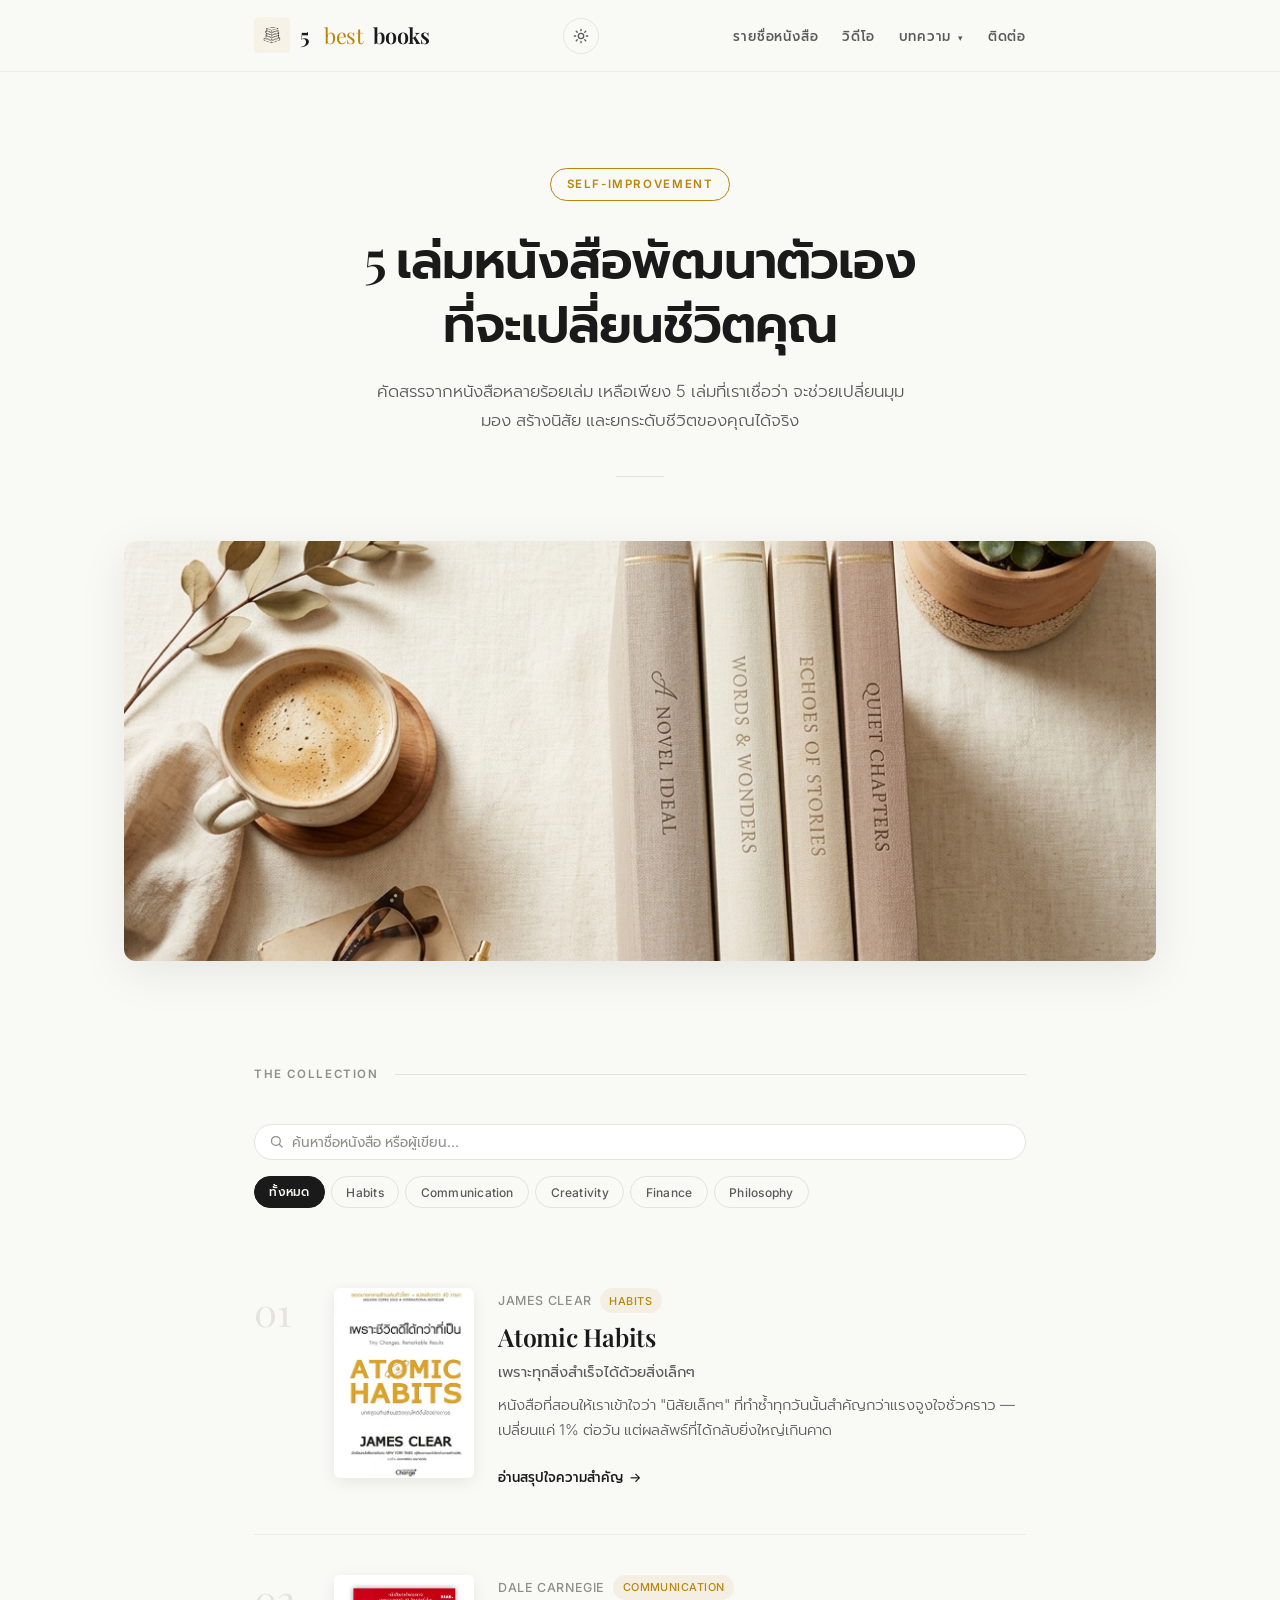
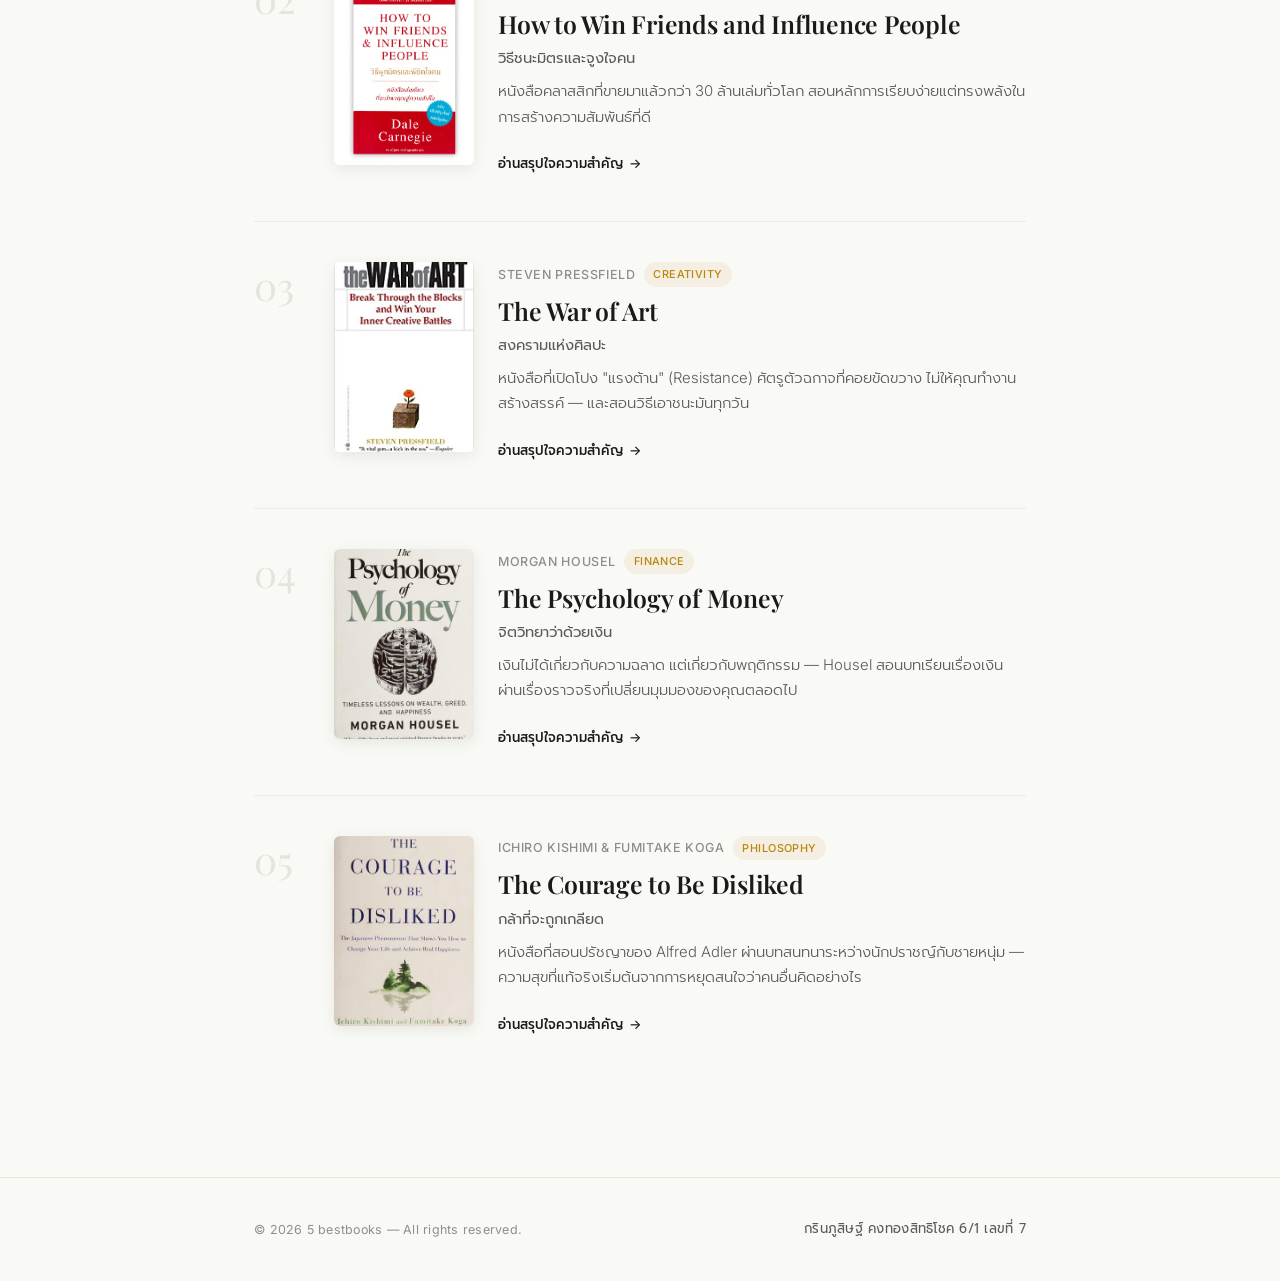
<file: index.html>
<!DOCTYPE html>
<html lang="th">
<head>
  <meta charset="UTF-8" />
  <meta name="viewport" content="width=device-width, initial-scale=1.0" />

  <!-- SEO -->
  <title>5 bestbooks — หนังสือพัฒนาตัวเอง 5 เล่มที่จะเปลี่ยนชีวิตคุณ</title>
  <meta name="description" content="รวมสุดยอดหนังสือพัฒนาตัวเอง 5 เล่มที่ทุกคนควรอ่านอย่างน้อยหนึ่งครั้ง พร้อมสรุปใจความสำคัญจากแต่ละเล่ม" />
  <meta name="keywords" content="หนังสือพัฒนาตัวเอง, self-improvement books, Atomic Habits, 5 bestbooks, book summary" />
  <meta property="og:title" content="5 bestbooks — หนังสือพัฒนาตัวเองที่ดีที่สุด 5 เล่ม" />
  <meta property="og:description" content="รวมสุดยอดหนังสือพัฒนาตัวเอง 5 เล่มที่ทุกคนควรอ่านอย่างน้อยหนึ่งครั้ง" />
  <meta property="og:type" content="website" />
  <meta property="og:image" content="images/hero-cover.png" />
  <meta name="twitter:card" content="summary_large_image" />
  <meta name="twitter:title" content="5 bestbooks — หนังสือพัฒนาตัวเองที่ดีที่สุด 5 เล่ม" />
  <meta name="twitter:description" content="รวมสุดยอดหนังสือพัฒนาตัวเอง 5 เล่มที่ทุกคนควรอ่านอย่างน้อยหนึ่งครั้ง" />
  <meta name="twitter:image" content="images/hero-cover.png" />
  <meta name="theme-color" content="#B8860B" />

  <!-- Favicon -->
  <link rel="icon" type="image/png" href="images/logo.png" />

  <!-- Structured data -->
  <script type="application/ld+json">
  {
    "@context": "https://schema.org",
    "@type": "ItemList",
    "name": "5 หนังสือพัฒนาตัวเองที่จะเปลี่ยนชีวิตคุณ",
    "itemListElement": [
      { "@type": "ListItem", "position": 1, "item": { "@type": "Book", "name": "Atomic Habits", "author": "James Clear", "genre": "Habits" } },
      { "@type": "ListItem", "position": 2, "item": { "@type": "Book", "name": "How to Win Friends and Influence People", "author": "Dale Carnegie", "genre": "Communication" } },
      { "@type": "ListItem", "position": 3, "item": { "@type": "Book", "name": "The War of Art", "author": "Steven Pressfield", "genre": "Creativity" } },
      { "@type": "ListItem", "position": 4, "item": { "@type": "Book", "name": "The Psychology of Money", "author": "Morgan Housel", "genre": "Finance" } },
      { "@type": "ListItem", "position": 5, "item": { "@type": "Book", "name": "The Courage to Be Disliked", "author": "Ichiro Kishimi & Fumitake Koga", "genre": "Philosophy" } }
    ]
  }
  </script>

  <!-- Fonts (loaded via CSS @import) -->
  <link rel="preconnect" href="https://fonts.googleapis.com" />
  <link rel="preconnect" href="https://fonts.gstatic.com" crossorigin />

  <!-- Stylesheet -->
  <link rel="stylesheet" href="style.css" />

  <!-- Apply saved/system theme before first paint (avoids flash) -->
  <script>
    (function () {
      var t = localStorage.getItem('theme');
      if (!t) t = window.matchMedia('(prefers-color-scheme: dark)').matches ? 'dark' : 'light';
      document.documentElement.setAttribute('data-theme', t);
    })();
  </script>
</head>
<body>

  <!-- Reading progress -->
  <div class="reading-progress" id="reading-progress"></div>

  <!-- ================================================================
       HEADER  —  Logo image + text lockup
       ================================================================ -->
  <header class="site-header" id="site-header">
    <div class="container header-inner">

      <a href="#" class="logo" id="logo">
        <img src="images/logo.png" alt="5 bestbooks logo" class="logo-icon" />
        5&nbsp;<span>best</span>books
      </a>

      <button class="theme-toggle" id="theme-toggle" aria-label="สลับธีมมืด/สว่าง">
        <svg class="icon-sun" viewBox="0 0 24 24" fill="none" stroke="currentColor" stroke-width="2" stroke-linecap="round" stroke-linejoin="round"><circle cx="12" cy="12" r="4"/><path d="M12 2v2M12 20v2M4.93 4.93l1.41 1.41M17.66 17.66l1.41 1.41M2 12h2M20 12h2M6.34 17.66l-1.41 1.41M19.07 4.93l-1.41 1.41"/></svg>
        <svg class="icon-moon" viewBox="0 0 24 24" fill="none" stroke="currentColor" stroke-width="2" stroke-linecap="round" stroke-linejoin="round"><path d="M21 12.79A9 9 0 1 1 11.21 3 7 7 0 0 0 21 12.79z"/></svg>
      </button>

      <button class="menu-toggle" id="menu-toggle" aria-label="เปิดเมนู">
        <span></span><span></span><span></span>
      </button>

      <ul class="nav-links" id="nav-links">
        <li><a href="#books">รายชื่อหนังสือ</a></li>
        <li><a href="video.html">วิดีโอ</a></li>
        <li class="nav-dropdown">
          <a href="#books" class="dropdown-toggle">บทความ <span class="dropdown-arrow">▾</span></a>
          <ul class="dropdown-menu">
            <li><a href="books/atomic-habits.html">Atomic Habits</a></li>
            <li><a href="books/win-friends.html">How to Win Friends</a></li>
            <li><a href="books/war-of-art.html">The War of Art</a></li>
            <li><a href="books/psychology-of-money.html">The Psychology of Money</a></li>
            <li><a href="books/courage-to-be-disliked.html">The Courage to Be Disliked</a></li>
          </ul>
        </li>
        <li><a href="#contact">ติดต่อ</a></li>
      </ul>

    </div>
  </header>


  <!-- ================================================================
       HERO  —  Headline + Cover Image
       ================================================================ -->
  <section class="hero" id="hero">
    <div class="container">
      <span class="hero-badge">Self-Improvement</span>
      <h1>5 เล่มหนังสือพัฒนาตัวเอง<br/>ที่จะเปลี่ยนชีวิตคุณ</h1>
      <p class="hero-subtitle">
        คัดสรรจากหนังสือหลายร้อยเล่ม เหลือเพียง 5 เล่มที่เราเชื่อว่า
        จะช่วยเปลี่ยนมุมมอง&nbsp;สร้างนิสัย&nbsp;และยกระดับชีวิตของคุณได้จริง
      </p>
      <div class="hero-divider"></div>
    </div>

    <!-- Hero Cover Image -->
    <div class="hero-cover">
      <img
        src="images/hero-cover.png"
        alt="หนังสือพัฒนาตัวเองที่วางเรียงบนโต๊ะ"
        class="hero-cover-img"
      />
    </div>
  </section>


  <!-- ================================================================
       BOOK LIST  —  Cards with thumbnails
       ================================================================ -->
  <section class="book-section" id="books">
    <div class="container">

      <p class="section-label">The Collection</p>

      <!-- Search + tag filter -->
      <div class="book-filter-bar">
        <label class="filter-search">
          <svg viewBox="0 0 24 24" fill="none" stroke="currentColor" stroke-width="2" stroke-linecap="round" stroke-linejoin="round"><circle cx="11" cy="11" r="7"/><path d="m21 21-4.3-4.3"/></svg>
          <input type="search" id="book-search" placeholder="ค้นหาชื่อหนังสือ หรือผู้เขียน..." aria-label="ค้นหาหนังสือ" />
        </label>
        <div class="filter-tags" id="filter-tags" role="group" aria-label="กรองตามหมวดหมู่">
          <button type="button" class="filter-tag active" data-tag="all">ทั้งหมด</button>
          <button type="button" class="filter-tag" data-tag="Habits">Habits</button>
          <button type="button" class="filter-tag" data-tag="Communication">Communication</button>
          <button type="button" class="filter-tag" data-tag="Creativity">Creativity</button>
          <button type="button" class="filter-tag" data-tag="Finance">Finance</button>
          <button type="button" class="filter-tag" data-tag="Philosophy">Philosophy</button>
        </div>
      </div>
      <p class="filter-empty" id="filter-empty" hidden>ไม่พบหนังสือที่ตรงกับคำค้นหา</p>

      <!-- Book 01 ──────────────────────────────────── -->
      <article class="book-card" id="book-01" data-tag="Habits">
        <div class="book-number">01</div>
        <div class="book-thumb">
          <img src="images/book-atomic-habits.webp" alt="Atomic Habits book cover" />
        </div>
        <div class="book-content">
          <div class="book-meta">
            <span class="book-author">James Clear</span>
            <span class="book-tag">Habits</span>
          </div>
          <h2 class="book-title">Atomic Habits</h2>
          <p class="book-title-thai">เพราะทุกสิ่งสำเร็จได้ด้วยสิ่งเล็กๆ</p>
          <p class="book-summary">
            หนังสือที่สอนให้เราเข้าใจว่า "นิสัยเล็กๆ" ที่ทำซ้ำทุกวันนั้นสำคัญกว่าแรงจูงใจชั่วคราว
            — เปลี่ยนแค่ 1% ต่อวัน แต่ผลลัพธ์ที่ได้กลับยิ่งใหญ่เกินคาด
          </p>
          <a href="books/atomic-habits.html" class="book-link">
            อ่านสรุปใจความสำคัญ <span class="arrow">→</span>
          </a>
        </div>
      </article>

      <!-- Book 02 ──────────────────────────────────── -->
      <article class="book-card" id="book-02" data-tag="Communication">
        <div class="book-number">02</div>
        <div class="book-thumb">
          <img src="images/book-win-friends.webp" alt="How to Win Friends book cover" />
        </div>
        <div class="book-content">
          <div class="book-meta">
            <span class="book-author">Dale Carnegie</span>
            <span class="book-tag">Communication</span>
          </div>
          <h2 class="book-title">How to Win Friends and Influence People</h2>
          <p class="book-title-thai">วิธีชนะมิตรและจูงใจคน</p>
          <p class="book-summary">
            หนังสือคลาสสิกที่ขายมาแล้วกว่า 30 ล้านเล่มทั่วโลก
            สอนหลักการเรียบง่ายแต่ทรงพลังในการสร้างความสัมพันธ์ที่ดี
          </p>
          <a href="books/win-friends.html" class="book-link">
            อ่านสรุปใจความสำคัญ <span class="arrow">→</span>
          </a>
        </div>
      </article>

      <!-- Book 03 ──────────────────────────────────── -->
      <article class="book-card" id="book-03" data-tag="Creativity">
        <div class="book-number">03</div>
        <div class="book-thumb">
          <img src="images/book-war-of-art.jpg" alt="The War of Art book cover" />
        </div>
        <div class="book-content">
          <div class="book-meta">
            <span class="book-author">Steven Pressfield</span>
            <span class="book-tag">Creativity</span>
          </div>
          <h2 class="book-title">The War of Art</h2>
          <p class="book-title-thai">สงครามแห่งศิลปะ</p>
          <p class="book-summary">
            หนังสือที่เปิดโปง "แรงต้าน" (Resistance) ศัตรูตัวฉกาจที่คอยขัดขวาง
            ไม่ให้คุณทำงานสร้างสรรค์ — และสอนวิธีเอาชนะมันทุกวัน
          </p>
          <a href="books/war-of-art.html" class="book-link">
            อ่านสรุปใจความสำคัญ <span class="arrow">→</span>
          </a>
        </div>
      </article>

      <!-- Book 04 ──────────────────────────────────── -->
      <article class="book-card" id="book-04" data-tag="Finance">
        <div class="book-number">04</div>
        <div class="book-thumb">
          <img src="images/book-psychology-of-money.jpg" alt="The Psychology of Money book cover" />
        </div>
        <div class="book-content">
          <div class="book-meta">
            <span class="book-author">Morgan Housel</span>
            <span class="book-tag">Finance</span>
          </div>
          <h2 class="book-title">The Psychology of Money</h2>
          <p class="book-title-thai">จิตวิทยาว่าด้วยเงิน</p>
          <p class="book-summary">
            เงินไม่ได้เกี่ยวกับความฉลาด แต่เกี่ยวกับพฤติกรรม
            — Housel สอนบทเรียนเรื่องเงินผ่านเรื่องราวจริงที่เปลี่ยนมุมมองของคุณตลอดไป
          </p>
          <a href="books/psychology-of-money.html" class="book-link">
            อ่านสรุปใจความสำคัญ <span class="arrow">→</span>
          </a>
        </div>
      </article>

      <!-- Book 05 ──────────────────────────────────── -->
      <article class="book-card" id="book-05" data-tag="Philosophy">
        <div class="book-number">05</div>
        <div class="book-thumb">
          <img src="images/book-courage-to-be-disliked.jpg" alt="The Courage to Be Disliked book cover" />
        </div>
        <div class="book-content">
          <div class="book-meta">
            <span class="book-author">Ichiro Kishimi &amp; Fumitake Koga</span>
            <span class="book-tag">Philosophy</span>
          </div>
          <h2 class="book-title">The Courage to Be Disliked</h2>
          <p class="book-title-thai">กล้าที่จะถูกเกลียด</p>
          <p class="book-summary">
            หนังสือที่สอนปรัชญาของ Alfred Adler ผ่านบทสนทนาระหว่างนักปราชญ์กับชายหนุ่ม
            — ความสุขที่แท้จริงเริ่มต้นจากการหยุดสนใจว่าคนอื่นคิดอย่างไร
          </p>
          <a href="books/courage-to-be-disliked.html" class="book-link">
            อ่านสรุปใจความสำคัญ <span class="arrow">→</span>
          </a>
        </div>
      </article>

    </div>
  </section>


  <!-- ================================================================
       FOOTER
       ================================================================ -->
  <footer class="site-footer" id="contact">
    <div class="container footer-inner">
      <p class="footer-copy">&copy; <span id="current-year"></span> 5 bestbooks — All rights reserved.</p>
      <p class="footer-author">กรินภูสิษฐ์ คงทองสิทธิโชค 6/1 เลขที่ 7</p>
    </div>
  </footer>


  <!-- Back to top -->
  <button class="back-to-top" id="back-to-top" aria-label="กลับขึ้นด้านบน">↑</button>

  <!-- Script -->
  <script src="script.js"></script>

</body>
</html>
</file>
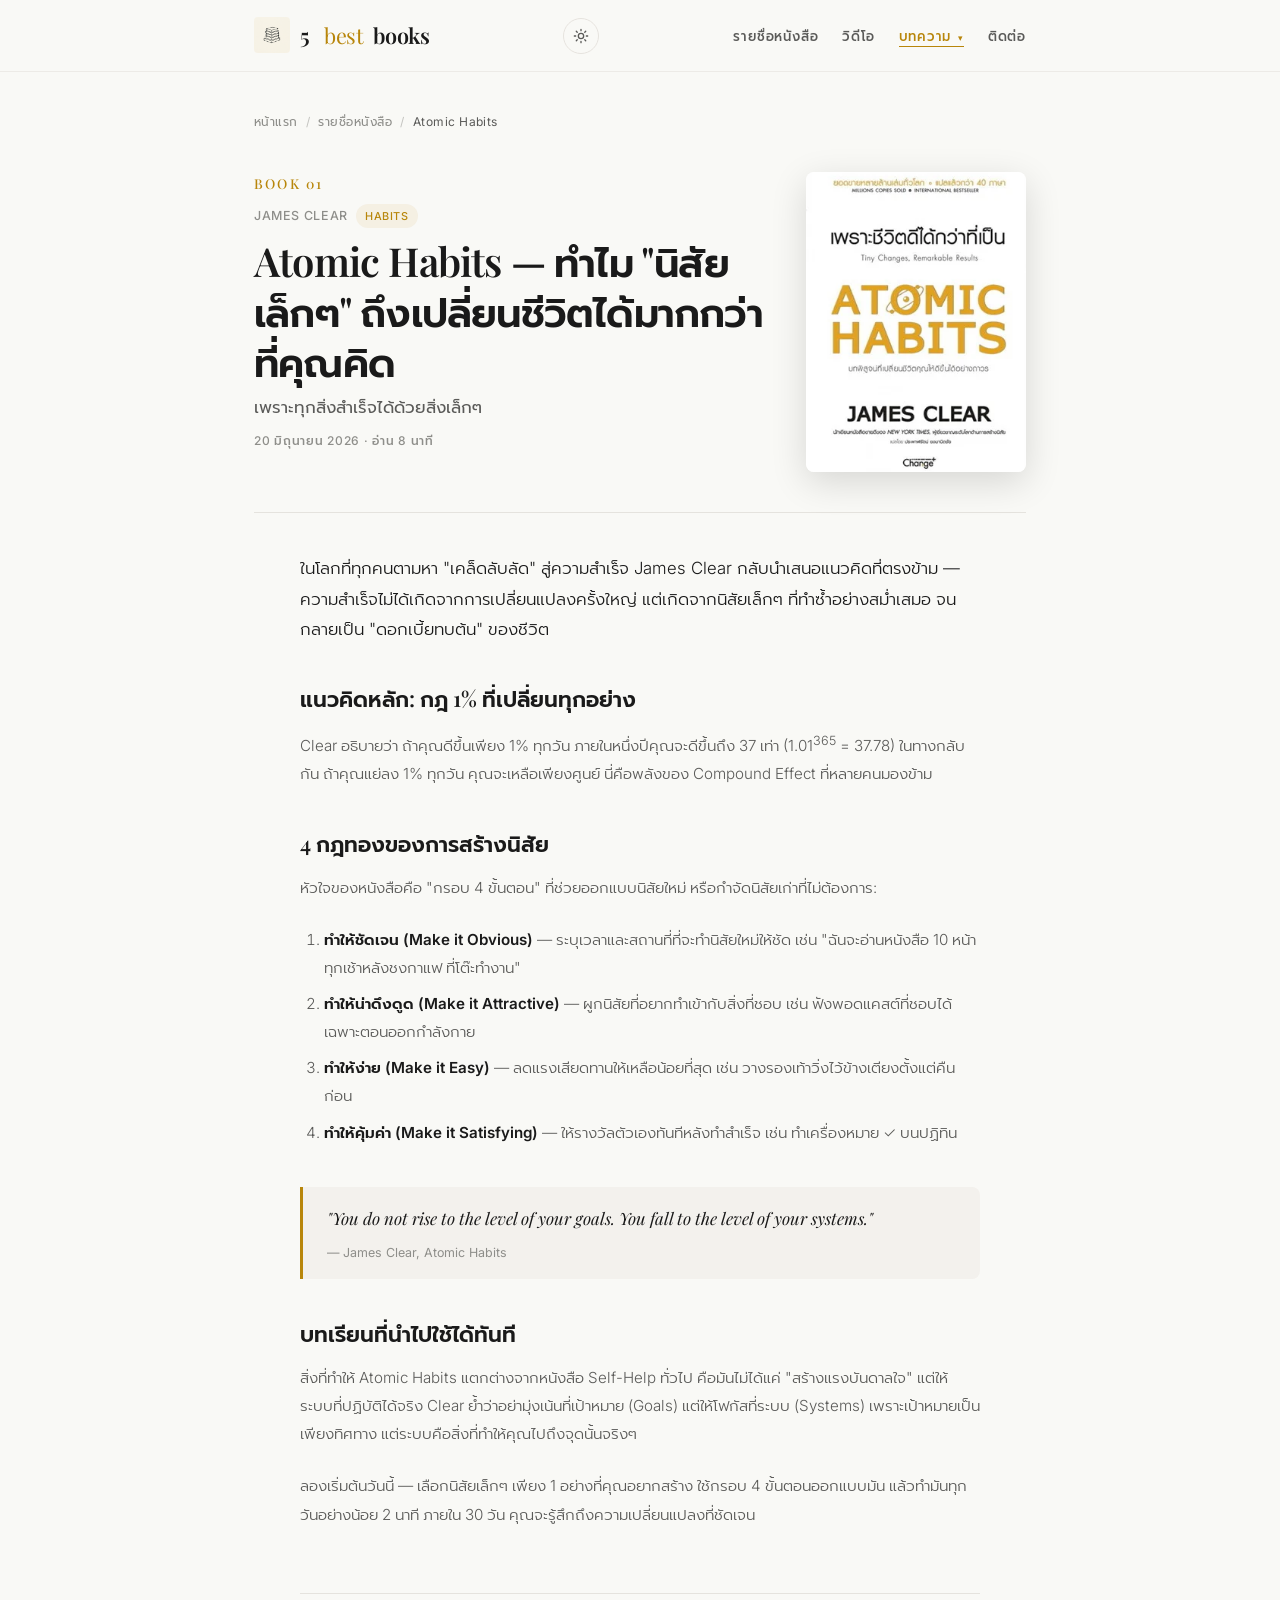
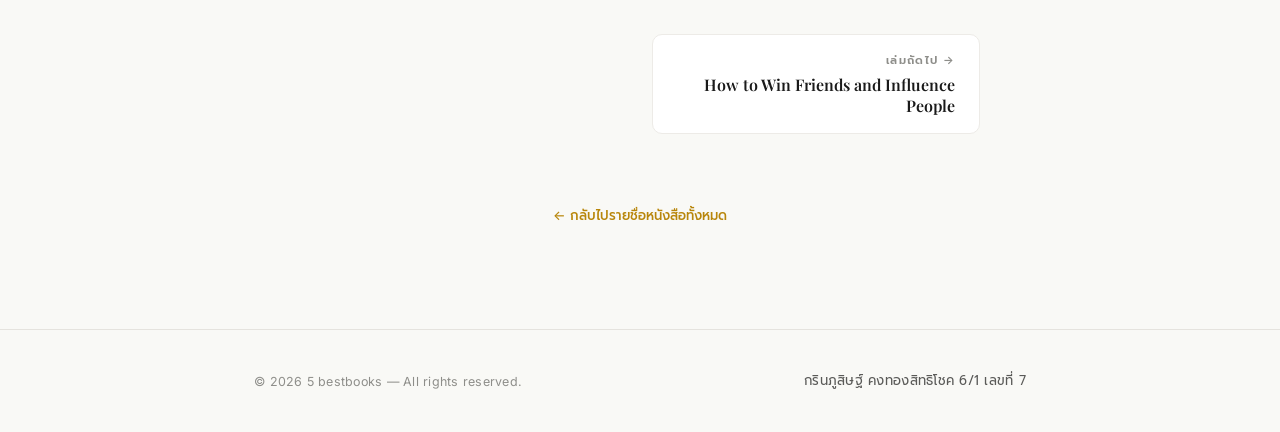
<file: books/atomic-habits.html>
<!DOCTYPE html>
<html lang="th">
<head>
  <meta charset="UTF-8" />
  <meta name="viewport" content="width=device-width, initial-scale=1.0" />

  <!-- SEO -->
  <title>Atomic Habits — ทำไม "นิสัยเล็กๆ" ถึงเปลี่ยนชีวิตได้ | 5 bestbooks</title>
  <meta name="description" content="สรุปใจความสำคัญจาก Atomic Habits ของ James Clear — กฎ 1% ต่อวัน และกรอบ 4 ขั้นตอนในการสร้างนิสัยที่ใช้ได้จริง" />
  <meta name="keywords" content="Atomic Habits, James Clear, สร้างนิสัย, หนังสือพัฒนาตัวเอง, book summary" />
  <meta property="og:title" content="Atomic Habits — ทำไม &quot;นิสัยเล็กๆ&quot; ถึงเปลี่ยนชีวิตได้มากกว่าที่คุณคิด" />
  <meta property="og:description" content="กฎ 1% ต่อวัน และกรอบ 4 ขั้นตอนในการสร้างนิสัยที่ใช้ได้จริง" />
  <meta property="og:type" content="article" />
  <meta property="og:image" content="../images/book-atomic-habits.webp" />
  <meta name="twitter:card" content="summary_large_image" />
  <meta name="twitter:title" content="Atomic Habits — ทำไม &quot;นิสัยเล็กๆ&quot; ถึงเปลี่ยนชีวิตได้มากกว่าที่คุณคิด" />
  <meta name="twitter:description" content="กฎ 1% ต่อวัน และกรอบ 4 ขั้นตอนในการสร้างนิสัยที่ใช้ได้จริง" />
  <meta name="twitter:image" content="../images/book-atomic-habits.webp" />
  <meta name="theme-color" content="#B8860B" />

  <link rel="icon" type="image/png" href="../images/logo.png" />

  <!-- Structured data -->
  <script type="application/ld+json">
  {
    "@context": "https://schema.org",
    "@type": "Review",
    "headline": "Atomic Habits — ทำไม \"นิสัยเล็กๆ\" ถึงเปลี่ยนชีวิตได้มากกว่าที่คุณคิด",
    "datePublished": "2026-06-20",
    "inLanguage": "th",
    "publisher": { "@type": "Organization", "name": "5 bestbooks" },
    "itemReviewed": { "@type": "Book", "name": "Atomic Habits", "author": { "@type": "Person", "name": "James Clear" }, "genre": "Habits" }
  }
  </script>

  <link rel="preconnect" href="https://fonts.googleapis.com" />
  <link rel="preconnect" href="https://fonts.gstatic.com" crossorigin />
  <link rel="stylesheet" href="../style.css" />

  <!-- Apply saved/system theme before first paint (avoids flash) -->
  <script>
    (function () {
      var t = localStorage.getItem('theme');
      if (!t) t = window.matchMedia('(prefers-color-scheme: dark)').matches ? 'dark' : 'light';
      document.documentElement.setAttribute('data-theme', t);
    })();
  </script>
</head>
<body data-book="atomic-habits">

  <!-- Reading progress -->
  <div class="reading-progress" id="reading-progress"></div>

  <!-- ================================================================
       HEADER
       ================================================================ -->
  <header class="site-header" id="site-header">
    <div class="container header-inner">

      <a href="../index.html" class="logo" id="logo">
        <img src="../images/logo.png" alt="5 bestbooks logo" class="logo-icon" />
        5&nbsp;<span>best</span>books
      </a>

      <button class="theme-toggle" id="theme-toggle" aria-label="สลับธีมมืด/สว่าง">
        <svg class="icon-sun" viewBox="0 0 24 24" fill="none" stroke="currentColor" stroke-width="2" stroke-linecap="round" stroke-linejoin="round"><circle cx="12" cy="12" r="4"/><path d="M12 2v2M12 20v2M4.93 4.93l1.41 1.41M17.66 17.66l1.41 1.41M2 12h2M20 12h2M6.34 17.66l-1.41 1.41M19.07 4.93l-1.41 1.41"/></svg>
        <svg class="icon-moon" viewBox="0 0 24 24" fill="none" stroke="currentColor" stroke-width="2" stroke-linecap="round" stroke-linejoin="round"><path d="M21 12.79A9 9 0 1 1 11.21 3 7 7 0 0 0 21 12.79z"/></svg>
      </button>

      <button class="menu-toggle" id="menu-toggle" aria-label="เปิดเมนู">
        <span></span><span></span><span></span>
      </button>

      <ul class="nav-links" id="nav-links">
        <li><a href="../index.html#books">รายชื่อหนังสือ</a></li>
        <li><a href="../video.html">วิดีโอ</a></li>
        <li class="nav-dropdown">
          <a href="../index.html#books" class="dropdown-toggle active">บทความ <span class="dropdown-arrow">▾</span></a>
          <ul class="dropdown-menu">
            <li><a href="atomic-habits.html" class="active">Atomic Habits</a></li>
            <li><a href="win-friends.html">How to Win Friends</a></li>
            <li><a href="war-of-art.html">The War of Art</a></li>
            <li><a href="psychology-of-money.html">The Psychology of Money</a></li>
            <li><a href="courage-to-be-disliked.html">The Courage to Be Disliked</a></li>
          </ul>
        </li>
        <li><a href="../index.html#contact">ติดต่อ</a></li>
      </ul>

    </div>
  </header>


  <!-- ================================================================
       ARTICLE
       ================================================================ -->
  <main class="article-page">
    <div class="container">

      <nav class="breadcrumb" aria-label="breadcrumb">
        <a href="../index.html">หน้าแรก</a>
        <span class="sep">/</span>
        <a href="../index.html#books">รายชื่อหนังสือ</a>
        <span class="sep">/</span>
        <span class="current">Atomic Habits</span>
      </nav>

      <article>

        <header class="article-hero">
          <div class="article-hero-text">
            <p class="article-hero-number">Book 01</p>
            <div class="book-meta">
              <span class="book-author">James Clear</span>
              <span class="book-tag">Habits</span>
            </div>
            <h1>Atomic Habits — ทำไม "นิสัยเล็กๆ" ถึงเปลี่ยนชีวิตได้มากกว่าที่คุณคิด</h1>
            <p class="article-subtitle">เพราะทุกสิ่งสำเร็จได้ด้วยสิ่งเล็กๆ</p>
            <p class="article-date">20 มิถุนายน 2026 · อ่าน 8 นาที</p>
          </div>
          <div class="article-hero-cover">
            <img src="../images/book-atomic-habits.webp" alt="ปกหนังสือ Atomic Habits" />
          </div>
        </header>

        <div class="article-body">

          <p>
            ในโลกที่ทุกคนตามหา "เคล็ดลับลัด" สู่ความสำเร็จ James Clear กลับนำเสนอแนวคิดที่ตรงข้าม —
            ความสำเร็จไม่ได้เกิดจากการเปลี่ยนแปลงครั้งใหญ่ แต่เกิดจากนิสัยเล็กๆ ที่ทำซ้ำอย่างสม่ำเสมอ
            จนกลายเป็น "ดอกเบี้ยทบต้น" ของชีวิต
          </p>

          <h3>แนวคิดหลัก: กฎ 1% ที่เปลี่ยนทุกอย่าง</h3>

          <p>
            Clear อธิบายว่า ถ้าคุณดีขึ้นเพียง 1% ทุกวัน ภายในหนึ่งปีคุณจะดีขึ้นถึง 37 เท่า (1.01<sup>365</sup> = 37.78)
            ในทางกลับกัน ถ้าคุณแย่ลง 1% ทุกวัน คุณจะเหลือเพียงศูนย์ นี่คือพลังของ Compound Effect ที่หลายคนมองข้าม
          </p>

          <h3>4 กฎทองของการสร้างนิสัย</h3>

          <p>
            หัวใจของหนังสือคือ "กรอบ 4 ขั้นตอน" ที่ช่วยออกแบบนิสัยใหม่ หรือกำจัดนิสัยเก่าที่ไม่ต้องการ:
          </p>

          <ol>
            <li><strong>ทำให้ชัดเจน (Make it Obvious)</strong> — ระบุเวลาและสถานที่ที่จะทำนิสัยใหม่ให้ชัด เช่น "ฉันจะอ่านหนังสือ 10 หน้า ทุกเช้าหลังชงกาแฟ ที่โต๊ะทำงาน"</li>
            <li><strong>ทำให้น่าดึงดูด (Make it Attractive)</strong> — ผูกนิสัยที่อยากทำเข้ากับสิ่งที่ชอบ เช่น ฟังพอดแคสต์ที่ชอบได้เฉพาะตอนออกกำลังกาย</li>
            <li><strong>ทำให้ง่าย (Make it Easy)</strong> — ลดแรงเสียดทานให้เหลือน้อยที่สุด เช่น วางรองเท้าวิ่งไว้ข้างเตียงตั้งแต่คืนก่อน</li>
            <li><strong>ทำให้คุ้มค่า (Make it Satisfying)</strong> — ให้รางวัลตัวเองทันทีหลังทำสำเร็จ เช่น ทำเครื่องหมาย ✓ บนปฏิทิน</li>
          </ol>

          <blockquote>
            <p>"You do not rise to the level of your goals. You fall to the level of your systems."</p>
            <cite>— James Clear, Atomic Habits</cite>
          </blockquote>

          <h3>บทเรียนที่นำไปใช้ได้ทันที</h3>

          <p>
            สิ่งที่ทำให้ Atomic Habits แตกต่างจากหนังสือ Self-Help ทั่วไป คือมันไม่ได้แค่ "สร้างแรงบันดาลใจ" แต่ให้ระบบที่ปฏิบัติได้จริง
            Clear ย้ำว่าอย่ามุ่งเน้นที่เป้าหมาย (Goals) แต่ให้โฟกัสที่ระบบ (Systems) เพราะเป้าหมายเป็นเพียงทิศทาง
            แต่ระบบคือสิ่งที่ทำให้คุณไปถึงจุดนั้นจริงๆ
          </p>

          <p>
            ลองเริ่มต้นวันนี้ — เลือกนิสัยเล็กๆ เพียง 1 อย่างที่คุณอยากสร้าง ใช้กรอบ 4 ขั้นตอนออกแบบมัน
            แล้วทำมันทุกวันอย่างน้อย 2 นาที ภายใน 30 วัน คุณจะรู้สึกถึงความเปลี่ยนแปลงที่ชัดเจน
          </p>

        </div>

        <!-- Prev / Next -->
        <nav class="article-pager" aria-label="บทความก่อนหน้า / ถัดไป">
          <span class="pager-link placeholder"></span>
          <a href="win-friends.html" class="pager-link next">
            <span class="pager-label">เล่มถัดไป →</span>
            <span class="pager-title">How to Win Friends and Influence People</span>
          </a>
        </nav>

        <p class="article-cta">
          <a href="../index.html#books" class="article-back">← กลับไปรายชื่อหนังสือทั้งหมด</a>
        </p>

      </article>

    </div>
  </main>


  <!-- ================================================================
       FOOTER
       ================================================================ -->
  <footer class="site-footer" id="contact">
    <div class="container footer-inner">
      <p class="footer-copy">&copy; <span id="current-year"></span> 5 bestbooks — All rights reserved.</p>
      <p class="footer-author">กรินภูสิษฐ์ คงทองสิทธิโชค 6/1 เลขที่ 7</p>
    </div>
  </footer>

  <button class="back-to-top" id="back-to-top" aria-label="กลับขึ้นด้านบน">↑</button>

  <script src="../script.js"></script>

</body>
</html>
</file>
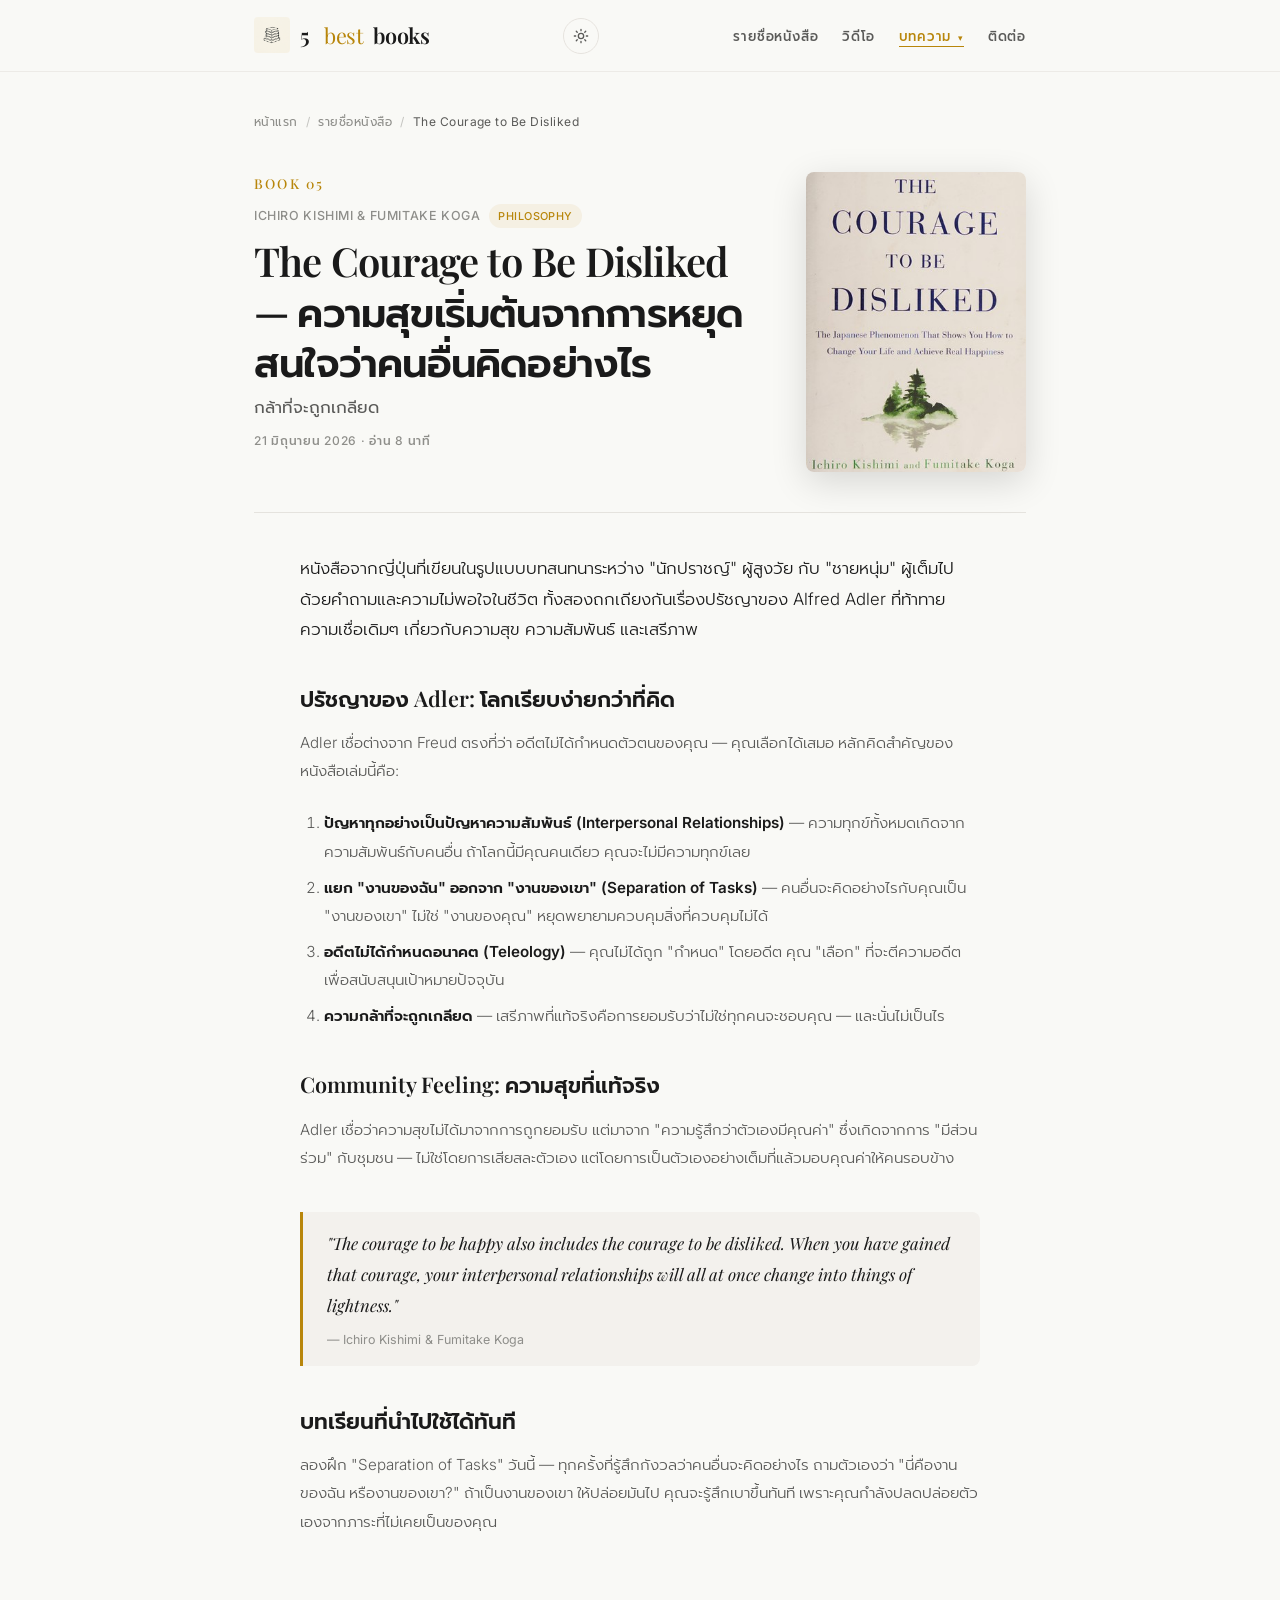
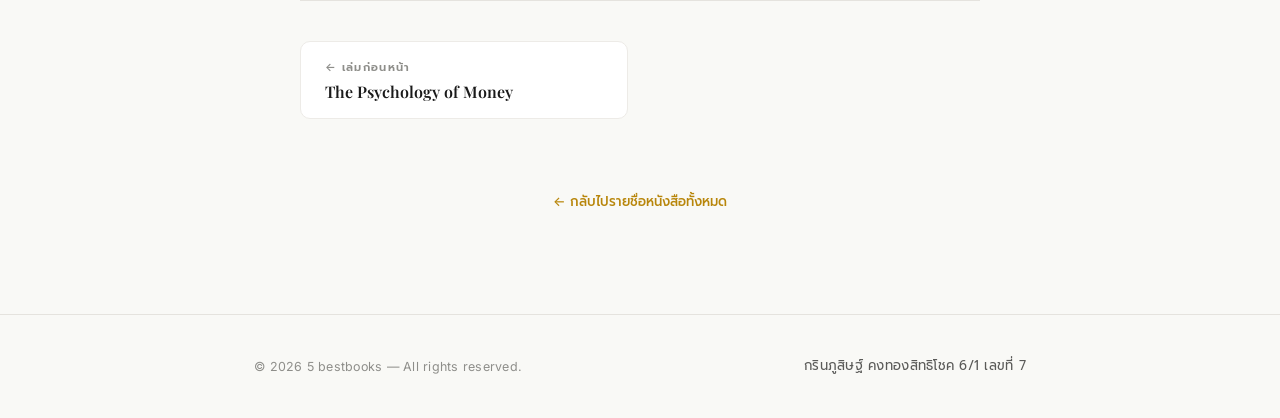
<file: books/courage-to-be-disliked.html>
<!DOCTYPE html>
<html lang="th">
<head>
  <meta charset="UTF-8" />
  <meta name="viewport" content="width=device-width, initial-scale=1.0" />

  <!-- SEO -->
  <title>The Courage to Be Disliked — ความสุขเริ่มจากการหยุดสนใจคนอื่น | 5 bestbooks</title>
  <meta name="description" content="สรุปใจความสำคัญจาก The Courage to Be Disliked — ปรัชญาของ Alfred Adler เรื่องการแยกงานของเรากับงานของเขา และเสรีภาพที่แท้จริง" />
  <meta name="keywords" content="The Courage to Be Disliked, กล้าที่จะถูกเกลียด, Alfred Adler, ปรัชญา, book summary" />
  <meta property="og:title" content="The Courage to Be Disliked — ความสุขเริ่มต้นจากการหยุดสนใจว่าคนอื่นคิดอย่างไร" />
  <meta property="og:description" content="ปรัชญาของ Alfred Adler เรื่องการแยกงานของเรากับงานของเขา และเสรีภาพที่แท้จริง" />
  <meta property="og:type" content="article" />
  <meta property="og:image" content="../images/book-courage-to-be-disliked.jpg" />
  <meta name="twitter:card" content="summary_large_image" />
  <meta name="twitter:title" content="The Courage to Be Disliked — ความสุขเริ่มต้นจากการหยุดสนใจว่าคนอื่นคิดอย่างไร" />
  <meta name="twitter:description" content="ปรัชญาของ Alfred Adler เรื่องการแยกงานของเรากับงานของเขา และเสรีภาพที่แท้จริง" />
  <meta name="twitter:image" content="../images/book-courage-to-be-disliked.jpg" />
  <meta name="theme-color" content="#B8860B" />

  <link rel="icon" type="image/png" href="../images/logo.png" />

  <!-- Structured data -->
  <script type="application/ld+json">
  {
    "@context": "https://schema.org",
    "@type": "Review",
    "headline": "The Courage to Be Disliked — ความสุขเริ่มต้นจากการหยุดสนใจว่าคนอื่นคิดอย่างไร",
    "datePublished": "2026-06-21",
    "inLanguage": "th",
    "publisher": { "@type": "Organization", "name": "5 bestbooks" },
    "itemReviewed": { "@type": "Book", "name": "The Courage to Be Disliked", "author": [{ "@type": "Person", "name": "Ichiro Kishimi" }, { "@type": "Person", "name": "Fumitake Koga" }], "genre": "Philosophy" }
  }
  </script>

  <link rel="preconnect" href="https://fonts.googleapis.com" />
  <link rel="preconnect" href="https://fonts.gstatic.com" crossorigin />
  <link rel="stylesheet" href="../style.css" />

  <!-- Apply saved/system theme before first paint (avoids flash) -->
  <script>
    (function () {
      var t = localStorage.getItem('theme');
      if (!t) t = window.matchMedia('(prefers-color-scheme: dark)').matches ? 'dark' : 'light';
      document.documentElement.setAttribute('data-theme', t);
    })();
  </script>
</head>
<body data-book="courage-to-be-disliked">

  <!-- Reading progress -->
  <div class="reading-progress" id="reading-progress"></div>

  <!-- ================================================================
       HEADER
       ================================================================ -->
  <header class="site-header" id="site-header">
    <div class="container header-inner">

      <a href="../index.html" class="logo" id="logo">
        <img src="../images/logo.png" alt="5 bestbooks logo" class="logo-icon" />
        5&nbsp;<span>best</span>books
      </a>

      <button class="theme-toggle" id="theme-toggle" aria-label="สลับธีมมืด/สว่าง">
        <svg class="icon-sun" viewBox="0 0 24 24" fill="none" stroke="currentColor" stroke-width="2" stroke-linecap="round" stroke-linejoin="round"><circle cx="12" cy="12" r="4"/><path d="M12 2v2M12 20v2M4.93 4.93l1.41 1.41M17.66 17.66l1.41 1.41M2 12h2M20 12h2M6.34 17.66l-1.41 1.41M19.07 4.93l-1.41 1.41"/></svg>
        <svg class="icon-moon" viewBox="0 0 24 24" fill="none" stroke="currentColor" stroke-width="2" stroke-linecap="round" stroke-linejoin="round"><path d="M21 12.79A9 9 0 1 1 11.21 3 7 7 0 0 0 21 12.79z"/></svg>
      </button>

      <button class="menu-toggle" id="menu-toggle" aria-label="เปิดเมนู">
        <span></span><span></span><span></span>
      </button>

      <ul class="nav-links" id="nav-links">
        <li><a href="../index.html#books">รายชื่อหนังสือ</a></li>
        <li><a href="../video.html">วิดีโอ</a></li>
        <li class="nav-dropdown">
          <a href="../index.html#books" class="dropdown-toggle active">บทความ <span class="dropdown-arrow">▾</span></a>
          <ul class="dropdown-menu">
            <li><a href="atomic-habits.html">Atomic Habits</a></li>
            <li><a href="win-friends.html">How to Win Friends</a></li>
            <li><a href="war-of-art.html">The War of Art</a></li>
            <li><a href="psychology-of-money.html">The Psychology of Money</a></li>
            <li><a href="courage-to-be-disliked.html" class="active">The Courage to Be Disliked</a></li>
          </ul>
        </li>
        <li><a href="../index.html#contact">ติดต่อ</a></li>
      </ul>

    </div>
  </header>


  <!-- ================================================================
       ARTICLE
       ================================================================ -->
  <main class="article-page">
    <div class="container">

      <nav class="breadcrumb" aria-label="breadcrumb">
        <a href="../index.html">หน้าแรก</a>
        <span class="sep">/</span>
        <a href="../index.html#books">รายชื่อหนังสือ</a>
        <span class="sep">/</span>
        <span class="current">The Courage to Be Disliked</span>
      </nav>

      <article>

        <header class="article-hero">
          <div class="article-hero-text">
            <p class="article-hero-number">Book 05</p>
            <div class="book-meta">
              <span class="book-author">Ichiro Kishimi &amp; Fumitake Koga</span>
              <span class="book-tag">Philosophy</span>
            </div>
            <h1>The Courage to Be Disliked — ความสุขเริ่มต้นจากการหยุดสนใจว่าคนอื่นคิดอย่างไร</h1>
            <p class="article-subtitle">กล้าที่จะถูกเกลียด</p>
            <p class="article-date">21 มิถุนายน 2026 · อ่าน 8 นาที</p>
          </div>
          <div class="article-hero-cover">
            <img src="../images/book-courage-to-be-disliked.jpg" alt="ปกหนังสือ The Courage to Be Disliked" />
          </div>
        </header>

        <div class="article-body">

          <p>
            หนังสือจากญี่ปุ่นที่เขียนในรูปแบบบทสนทนาระหว่าง "นักปราชญ์" ผู้สูงวัย
            กับ "ชายหนุ่ม" ผู้เต็มไปด้วยคำถามและความไม่พอใจในชีวิต
            ทั้งสองถกเถียงกันเรื่องปรัชญาของ Alfred Adler ที่ท้าทายความเชื่อเดิมๆ
            เกี่ยวกับความสุข ความสัมพันธ์ และเสรีภาพ
          </p>

          <h3>ปรัชญาของ Adler: โลกเรียบง่ายกว่าที่คิด</h3>

          <p>
            Adler เชื่อต่างจาก Freud ตรงที่ว่า อดีตไม่ได้กำหนดตัวตนของคุณ — คุณเลือกได้เสมอ
            หลักคิดสำคัญของหนังสือเล่มนี้คือ:
          </p>

          <ol>
            <li><strong>ปัญหาทุกอย่างเป็นปัญหาความสัมพันธ์ (Interpersonal Relationships)</strong> — ความทุกข์ทั้งหมดเกิดจากความสัมพันธ์กับคนอื่น ถ้าโลกนี้มีคุณคนเดียว คุณจะไม่มีความทุกข์เลย</li>
            <li><strong>แยก "งานของฉัน" ออกจาก "งานของเขา" (Separation of Tasks)</strong> — คนอื่นจะคิดอย่างไรกับคุณเป็น "งานของเขา" ไม่ใช่ "งานของคุณ" หยุดพยายามควบคุมสิ่งที่ควบคุมไม่ได้</li>
            <li><strong>อดีตไม่ได้กำหนดอนาคต (Teleology)</strong> — คุณไม่ได้ถูก "กำหนด" โดยอดีต คุณ "เลือก" ที่จะตีความอดีตเพื่อสนับสนุนเป้าหมายปัจจุบัน</li>
            <li><strong>ความกล้าที่จะถูกเกลียด</strong> — เสรีภาพที่แท้จริงคือการยอมรับว่าไม่ใช่ทุกคนจะชอบคุณ — และนั่นไม่เป็นไร</li>
          </ol>

          <h3>Community Feeling: ความสุขที่แท้จริง</h3>

          <p>
            Adler เชื่อว่าความสุขไม่ได้มาจากการถูกยอมรับ แต่มาจาก "ความรู้สึกว่าตัวเองมีคุณค่า"
            ซึ่งเกิดจากการ "มีส่วนร่วม" กับชุมชน — ไม่ใช่โดยการเสียสละตัวเอง
            แต่โดยการเป็นตัวเองอย่างเต็มที่แล้วมอบคุณค่าให้คนรอบข้าง
          </p>

          <blockquote>
            <p>"The courage to be happy also includes the courage to be disliked. When you have gained that courage, your interpersonal relationships will all at once change into things of lightness."</p>
            <cite>— Ichiro Kishimi &amp; Fumitake Koga</cite>
          </blockquote>

          <h3>บทเรียนที่นำไปใช้ได้ทันที</h3>

          <p>
            ลองฝึก "Separation of Tasks" วันนี้ — ทุกครั้งที่รู้สึกกังวลว่าคนอื่นจะคิดอย่างไร
            ถามตัวเองว่า "นี่คืองานของฉัน หรืองานของเขา?" ถ้าเป็นงานของเขา ให้ปล่อยมันไป
            คุณจะรู้สึกเบาขึ้นทันที เพราะคุณกำลังปลดปล่อยตัวเองจากภาระที่ไม่เคยเป็นของคุณ
          </p>

        </div>

        <!-- Prev / Next -->
        <nav class="article-pager" aria-label="บทความก่อนหน้า / ถัดไป">
          <a href="psychology-of-money.html" class="pager-link prev">
            <span class="pager-label">← เล่มก่อนหน้า</span>
            <span class="pager-title">The Psychology of Money</span>
          </a>
          <span class="pager-link placeholder"></span>
        </nav>

        <p class="article-cta">
          <a href="../index.html#books" class="article-back">← กลับไปรายชื่อหนังสือทั้งหมด</a>
        </p>

      </article>

    </div>
  </main>


  <!-- ================================================================
       FOOTER
       ================================================================ -->
  <footer class="site-footer" id="contact">
    <div class="container footer-inner">
      <p class="footer-copy">&copy; <span id="current-year"></span> 5 bestbooks — All rights reserved.</p>
      <p class="footer-author">กรินภูสิษฐ์ คงทองสิทธิโชค 6/1 เลขที่ 7</p>
    </div>
  </footer>

  <button class="back-to-top" id="back-to-top" aria-label="กลับขึ้นด้านบน">↑</button>

  <script src="../script.js"></script>

</body>
</html>
</file>
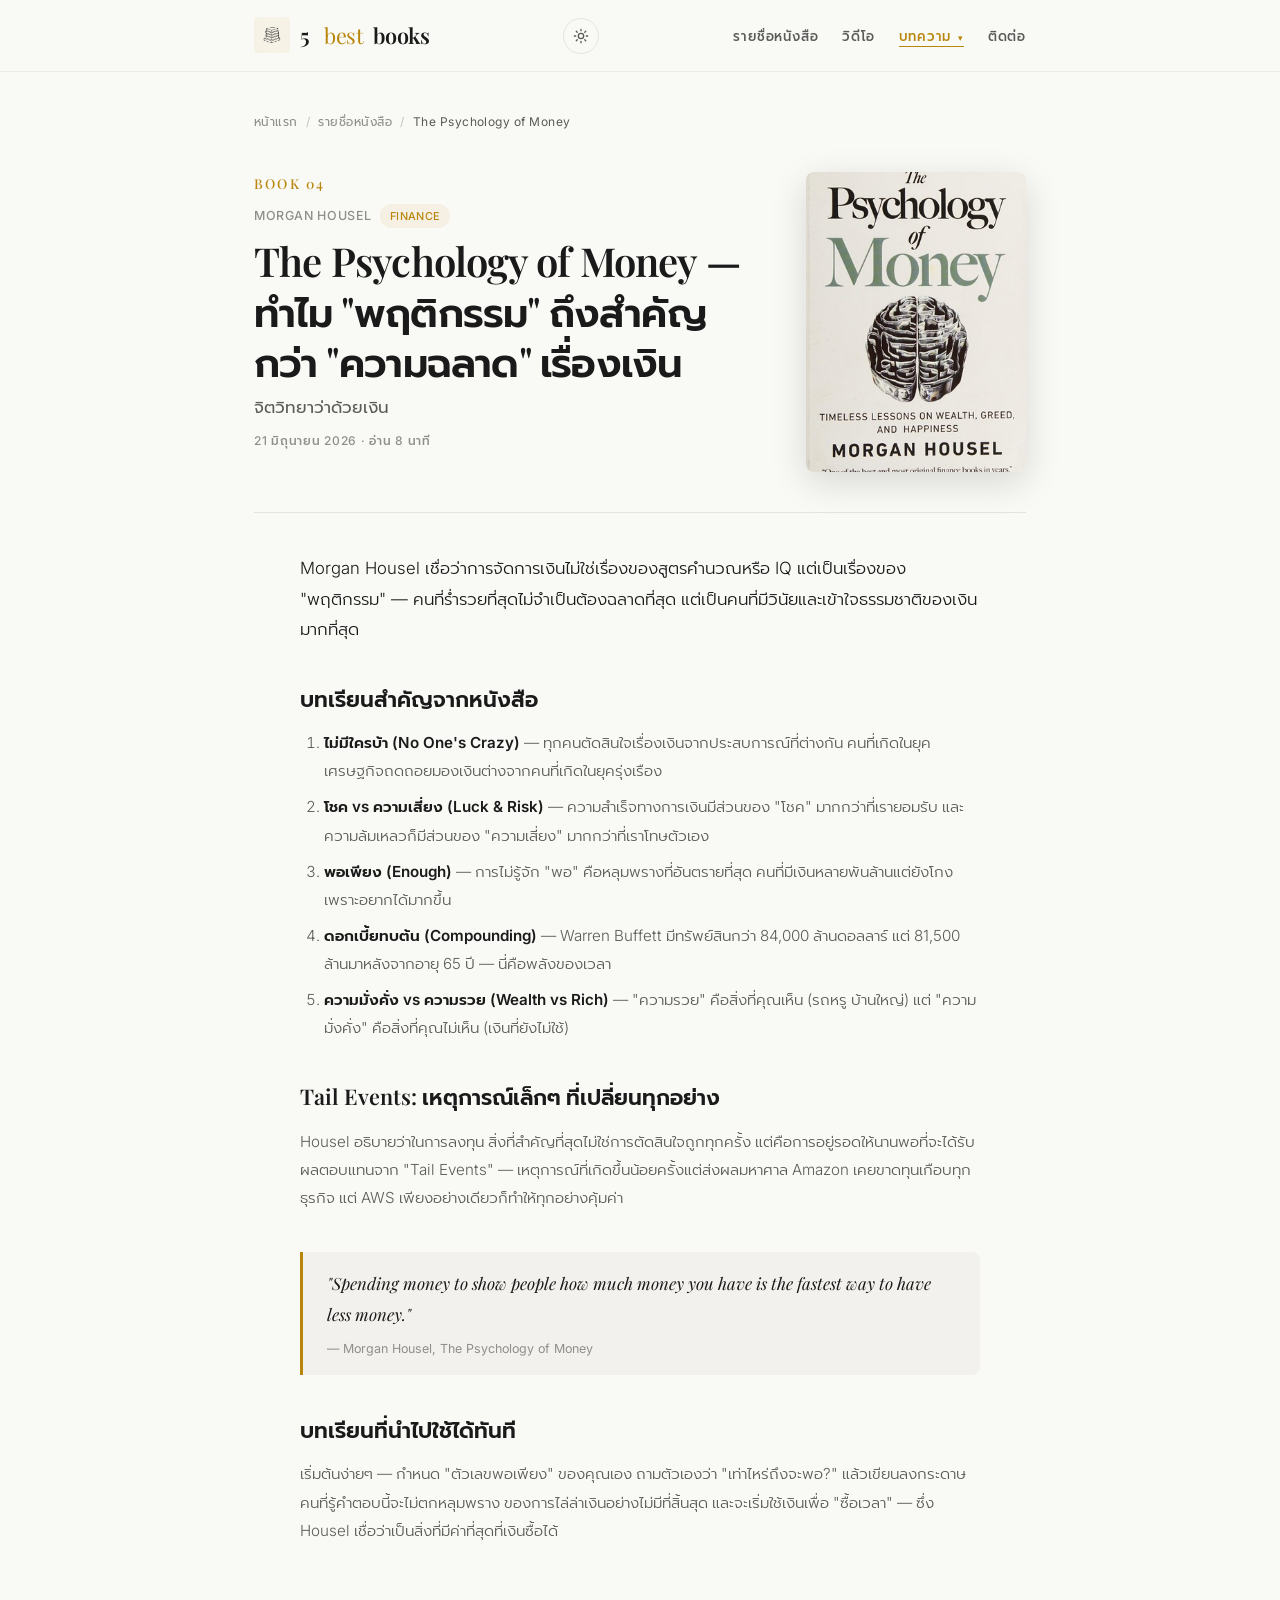
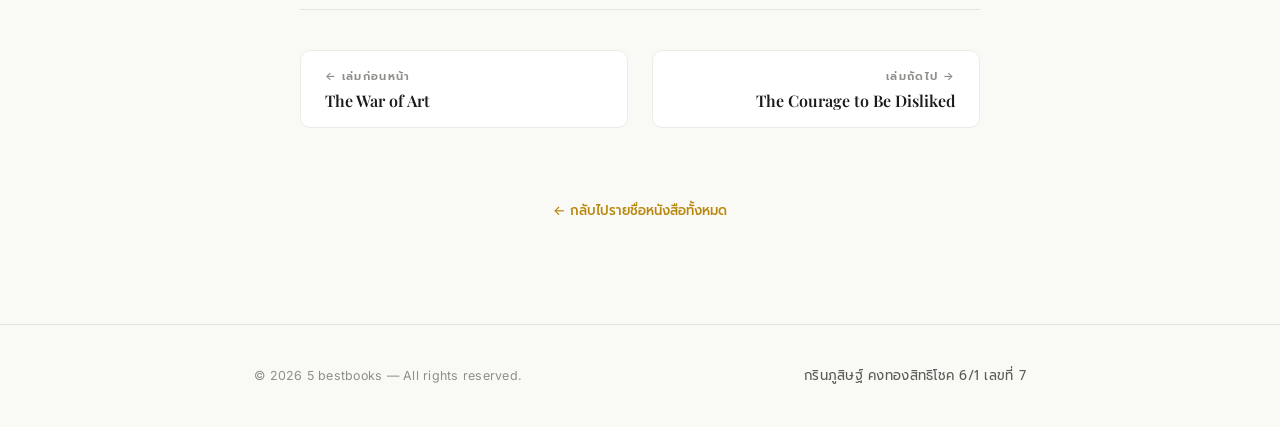
<file: books/psychology-of-money.html>
<!DOCTYPE html>
<html lang="th">
<head>
  <meta charset="UTF-8" />
  <meta name="viewport" content="width=device-width, initial-scale=1.0" />

  <!-- SEO -->
  <title>The Psychology of Money — ทำไมพฤติกรรมสำคัญกว่าความฉลาด | 5 bestbooks</title>
  <meta name="description" content="สรุปใจความสำคัญจาก The Psychology of Money ของ Morgan Housel — บทเรียนเรื่องโชค ความเสี่ยง ความพอเพียง และพลังของดอกเบี้ยทบต้น" />
  <meta name="keywords" content="The Psychology of Money, Morgan Housel, จิตวิทยาว่าด้วยเงิน, การเงิน, ลงทุน, book summary" />
  <meta property="og:title" content="The Psychology of Money — ทำไม &quot;พฤติกรรม&quot; ถึงสำคัญกว่า &quot;ความฉลาด&quot; เรื่องเงิน" />
  <meta property="og:description" content="บทเรียนเรื่องโชค ความเสี่ยง ความพอเพียง และพลังของดอกเบี้ยทบต้น" />
  <meta property="og:type" content="article" />
  <meta property="og:image" content="../images/book-psychology-of-money.jpg" />
  <meta name="twitter:card" content="summary_large_image" />
  <meta name="twitter:title" content="The Psychology of Money — ทำไม &quot;พฤติกรรม&quot; ถึงสำคัญกว่า &quot;ความฉลาด&quot; เรื่องเงิน" />
  <meta name="twitter:description" content="บทเรียนเรื่องโชค ความเสี่ยง ความพอเพียง และพลังของดอกเบี้ยทบต้น" />
  <meta name="twitter:image" content="../images/book-psychology-of-money.jpg" />
  <meta name="theme-color" content="#B8860B" />

  <link rel="icon" type="image/png" href="../images/logo.png" />

  <!-- Structured data -->
  <script type="application/ld+json">
  {
    "@context": "https://schema.org",
    "@type": "Review",
    "headline": "The Psychology of Money — ทำไม \"พฤติกรรม\" ถึงสำคัญกว่า \"ความฉลาด\" เรื่องเงิน",
    "datePublished": "2026-06-21",
    "inLanguage": "th",
    "publisher": { "@type": "Organization", "name": "5 bestbooks" },
    "itemReviewed": { "@type": "Book", "name": "The Psychology of Money", "author": { "@type": "Person", "name": "Morgan Housel" }, "genre": "Finance" }
  }
  </script>

  <link rel="preconnect" href="https://fonts.googleapis.com" />
  <link rel="preconnect" href="https://fonts.gstatic.com" crossorigin />
  <link rel="stylesheet" href="../style.css" />

  <!-- Apply saved/system theme before first paint (avoids flash) -->
  <script>
    (function () {
      var t = localStorage.getItem('theme');
      if (!t) t = window.matchMedia('(prefers-color-scheme: dark)').matches ? 'dark' : 'light';
      document.documentElement.setAttribute('data-theme', t);
    })();
  </script>
</head>
<body data-book="psychology-of-money">

  <!-- Reading progress -->
  <div class="reading-progress" id="reading-progress"></div>

  <!-- ================================================================
       HEADER
       ================================================================ -->
  <header class="site-header" id="site-header">
    <div class="container header-inner">

      <a href="../index.html" class="logo" id="logo">
        <img src="../images/logo.png" alt="5 bestbooks logo" class="logo-icon" />
        5&nbsp;<span>best</span>books
      </a>

      <button class="theme-toggle" id="theme-toggle" aria-label="สลับธีมมืด/สว่าง">
        <svg class="icon-sun" viewBox="0 0 24 24" fill="none" stroke="currentColor" stroke-width="2" stroke-linecap="round" stroke-linejoin="round"><circle cx="12" cy="12" r="4"/><path d="M12 2v2M12 20v2M4.93 4.93l1.41 1.41M17.66 17.66l1.41 1.41M2 12h2M20 12h2M6.34 17.66l-1.41 1.41M19.07 4.93l-1.41 1.41"/></svg>
        <svg class="icon-moon" viewBox="0 0 24 24" fill="none" stroke="currentColor" stroke-width="2" stroke-linecap="round" stroke-linejoin="round"><path d="M21 12.79A9 9 0 1 1 11.21 3 7 7 0 0 0 21 12.79z"/></svg>
      </button>

      <button class="menu-toggle" id="menu-toggle" aria-label="เปิดเมนู">
        <span></span><span></span><span></span>
      </button>

      <ul class="nav-links" id="nav-links">
        <li><a href="../index.html#books">รายชื่อหนังสือ</a></li>
        <li><a href="../video.html">วิดีโอ</a></li>
        <li class="nav-dropdown">
          <a href="../index.html#books" class="dropdown-toggle active">บทความ <span class="dropdown-arrow">▾</span></a>
          <ul class="dropdown-menu">
            <li><a href="atomic-habits.html">Atomic Habits</a></li>
            <li><a href="win-friends.html">How to Win Friends</a></li>
            <li><a href="war-of-art.html">The War of Art</a></li>
            <li><a href="psychology-of-money.html" class="active">The Psychology of Money</a></li>
            <li><a href="courage-to-be-disliked.html">The Courage to Be Disliked</a></li>
          </ul>
        </li>
        <li><a href="../index.html#contact">ติดต่อ</a></li>
      </ul>

    </div>
  </header>


  <!-- ================================================================
       ARTICLE
       ================================================================ -->
  <main class="article-page">
    <div class="container">

      <nav class="breadcrumb" aria-label="breadcrumb">
        <a href="../index.html">หน้าแรก</a>
        <span class="sep">/</span>
        <a href="../index.html#books">รายชื่อหนังสือ</a>
        <span class="sep">/</span>
        <span class="current">The Psychology of Money</span>
      </nav>

      <article>

        <header class="article-hero">
          <div class="article-hero-text">
            <p class="article-hero-number">Book 04</p>
            <div class="book-meta">
              <span class="book-author">Morgan Housel</span>
              <span class="book-tag">Finance</span>
            </div>
            <h1>The Psychology of Money — ทำไม "พฤติกรรม" ถึงสำคัญกว่า "ความฉลาด" เรื่องเงิน</h1>
            <p class="article-subtitle">จิตวิทยาว่าด้วยเงิน</p>
            <p class="article-date">21 มิถุนายน 2026 · อ่าน 8 นาที</p>
          </div>
          <div class="article-hero-cover">
            <img src="../images/book-psychology-of-money.jpg" alt="ปกหนังสือ The Psychology of Money" />
          </div>
        </header>

        <div class="article-body">

          <p>
            Morgan Housel เชื่อว่าการจัดการเงินไม่ใช่เรื่องของสูตรคำนวณหรือ IQ
            แต่เป็นเรื่องของ "พฤติกรรม" — คนที่ร่ำรวยที่สุดไม่จำเป็นต้องฉลาดที่สุด
            แต่เป็นคนที่มีวินัยและเข้าใจธรรมชาติของเงินมากที่สุด
          </p>

          <h3>บทเรียนสำคัญจากหนังสือ</h3>

          <ol>
            <li><strong>ไม่มีใครบ้า (No One's Crazy)</strong> — ทุกคนตัดสินใจเรื่องเงินจากประสบการณ์ที่ต่างกัน คนที่เกิดในยุคเศรษฐกิจถดถอยมองเงินต่างจากคนที่เกิดในยุครุ่งเรือง</li>
            <li><strong>โชค vs ความเสี่ยง (Luck &amp; Risk)</strong> — ความสำเร็จทางการเงินมีส่วนของ "โชค" มากกว่าที่เรายอมรับ และความล้มเหลวก็มีส่วนของ "ความเสี่ยง" มากกว่าที่เราโทษตัวเอง</li>
            <li><strong>พอเพียง (Enough)</strong> — การไม่รู้จัก "พอ" คือหลุมพรางที่อันตรายที่สุด คนที่มีเงินหลายพันล้านแต่ยังโกงเพราะอยากได้มากขึ้น</li>
            <li><strong>ดอกเบี้ยทบต้น (Compounding)</strong> — Warren Buffett มีทรัพย์สินกว่า 84,000 ล้านดอลลาร์ แต่ 81,500 ล้านมาหลังจากอายุ 65 ปี — นี่คือพลังของเวลา</li>
            <li><strong>ความมั่งคั่ง vs ความรวย (Wealth vs Rich)</strong> — "ความรวย" คือสิ่งที่คุณเห็น (รถหรู บ้านใหญ่) แต่ "ความมั่งคั่ง" คือสิ่งที่คุณไม่เห็น (เงินที่ยังไม่ใช้)</li>
          </ol>

          <h3>Tail Events: เหตุการณ์เล็กๆ ที่เปลี่ยนทุกอย่าง</h3>

          <p>
            Housel อธิบายว่าในการลงทุน สิ่งที่สำคัญที่สุดไม่ใช่การตัดสินใจถูกทุกครั้ง
            แต่คือการอยู่รอดให้นานพอที่จะได้รับผลตอบแทนจาก "Tail Events"
            — เหตุการณ์ที่เกิดขึ้นน้อยครั้งแต่ส่งผลมหาศาล Amazon เคยขาดทุนเกือบทุกธุรกิจ
            แต่ AWS เพียงอย่างเดียวก็ทำให้ทุกอย่างคุ้มค่า
          </p>

          <blockquote>
            <p>"Spending money to show people how much money you have is the fastest way to have less money."</p>
            <cite>— Morgan Housel, The Psychology of Money</cite>
          </blockquote>

          <h3>บทเรียนที่นำไปใช้ได้ทันที</h3>

          <p>
            เริ่มต้นง่ายๆ — กำหนด "ตัวเลขพอเพียง" ของคุณเอง ถามตัวเองว่า
            "เท่าไหร่ถึงจะพอ?" แล้วเขียนลงกระดาษ คนที่รู้คำตอบนี้จะไม่ตกหลุมพราง
            ของการไล่ล่าเงินอย่างไม่มีที่สิ้นสุด และจะเริ่มใช้เงินเพื่อ "ซื้อเวลา" —
            ซึ่ง Housel เชื่อว่าเป็นสิ่งที่มีค่าที่สุดที่เงินซื้อได้
          </p>

        </div>

        <!-- Prev / Next -->
        <nav class="article-pager" aria-label="บทความก่อนหน้า / ถัดไป">
          <a href="war-of-art.html" class="pager-link prev">
            <span class="pager-label">← เล่มก่อนหน้า</span>
            <span class="pager-title">The War of Art</span>
          </a>
          <a href="courage-to-be-disliked.html" class="pager-link next">
            <span class="pager-label">เล่มถัดไป →</span>
            <span class="pager-title">The Courage to Be Disliked</span>
          </a>
        </nav>

        <p class="article-cta">
          <a href="../index.html#books" class="article-back">← กลับไปรายชื่อหนังสือทั้งหมด</a>
        </p>

      </article>

    </div>
  </main>


  <!-- ================================================================
       FOOTER
       ================================================================ -->
  <footer class="site-footer" id="contact">
    <div class="container footer-inner">
      <p class="footer-copy">&copy; <span id="current-year"></span> 5 bestbooks — All rights reserved.</p>
      <p class="footer-author">กรินภูสิษฐ์ คงทองสิทธิโชค 6/1 เลขที่ 7</p>
    </div>
  </footer>

  <button class="back-to-top" id="back-to-top" aria-label="กลับขึ้นด้านบน">↑</button>

  <script src="../script.js"></script>

</body>
</html>
</file>
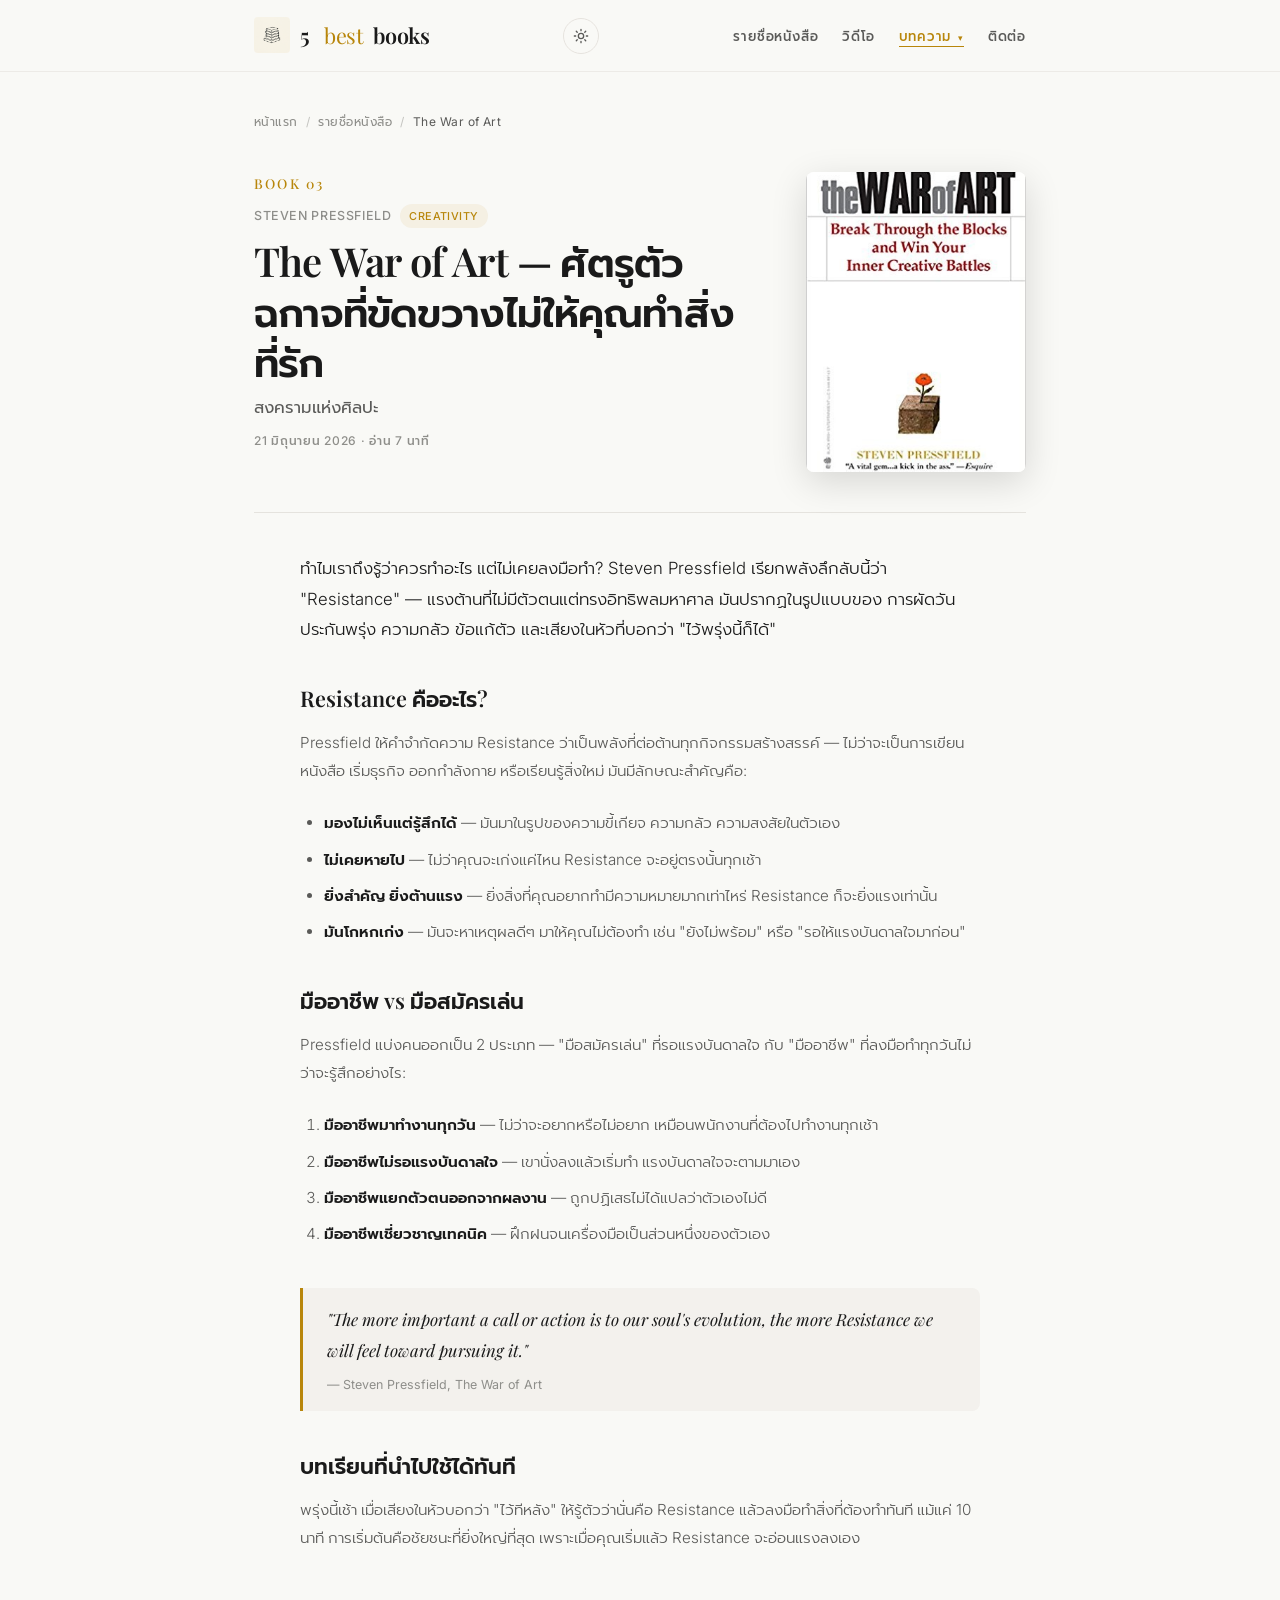
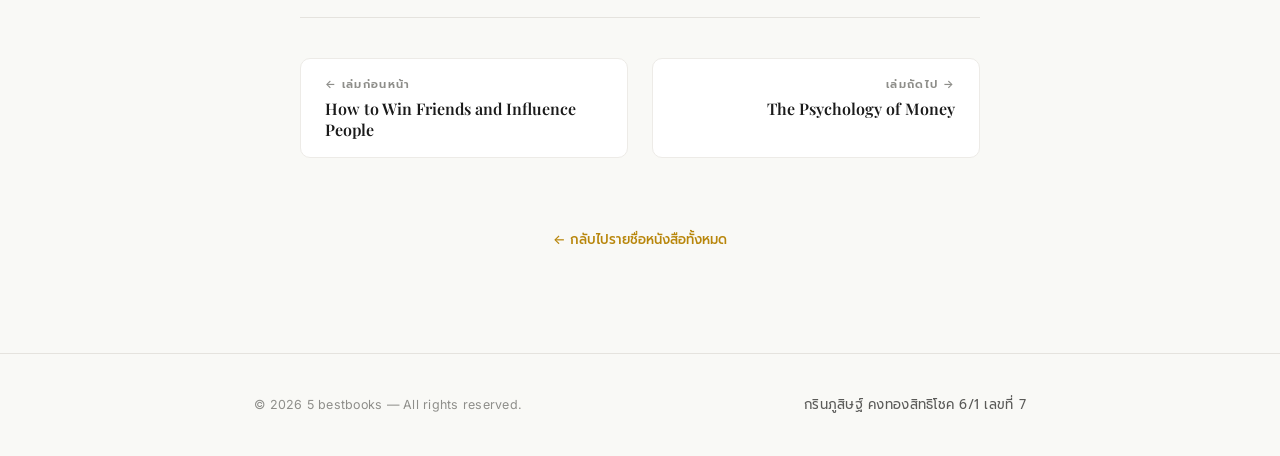
<file: books/war-of-art.html>
<!DOCTYPE html>
<html lang="th">
<head>
  <meta charset="UTF-8" />
  <meta name="viewport" content="width=device-width, initial-scale=1.0" />

  <!-- SEO -->
  <title>The War of Art — ศัตรูที่ขัดขวางไม่ให้คุณทำสิ่งที่รัก | 5 bestbooks</title>
  <meta name="description" content="สรุปใจความสำคัญจาก The War of Art ของ Steven Pressfield — ทำความรู้จัก Resistance และความต่างระหว่างมืออาชีพกับมือสมัครเล่น" />
  <meta name="keywords" content="The War of Art, Steven Pressfield, Resistance, ผัดวันประกันพรุ่ง, ความคิดสร้างสรรค์, book summary" />
  <meta property="og:title" content="The War of Art — ศัตรูตัวฉกาจที่ขัดขวางไม่ให้คุณทำสิ่งที่รัก" />
  <meta property="og:description" content="ทำความรู้จัก Resistance และความต่างระหว่างมืออาชีพกับมือสมัครเล่น" />
  <meta property="og:type" content="article" />
  <meta property="og:image" content="../images/book-war-of-art.jpg" />
  <meta name="twitter:card" content="summary_large_image" />
  <meta name="twitter:title" content="The War of Art — ศัตรูตัวฉกาจที่ขัดขวางไม่ให้คุณทำสิ่งที่รัก" />
  <meta name="twitter:description" content="ทำความรู้จัก Resistance และความต่างระหว่างมืออาชีพกับมือสมัครเล่น" />
  <meta name="twitter:image" content="../images/book-war-of-art.jpg" />
  <meta name="theme-color" content="#B8860B" />

  <link rel="icon" type="image/png" href="../images/logo.png" />

  <!-- Structured data -->
  <script type="application/ld+json">
  {
    "@context": "https://schema.org",
    "@type": "Review",
    "headline": "The War of Art — ศัตรูตัวฉกาจที่ขัดขวางไม่ให้คุณทำสิ่งที่รัก",
    "datePublished": "2026-06-21",
    "inLanguage": "th",
    "publisher": { "@type": "Organization", "name": "5 bestbooks" },
    "itemReviewed": { "@type": "Book", "name": "The War of Art", "author": { "@type": "Person", "name": "Steven Pressfield" }, "genre": "Creativity" }
  }
  </script>

  <link rel="preconnect" href="https://fonts.googleapis.com" />
  <link rel="preconnect" href="https://fonts.gstatic.com" crossorigin />
  <link rel="stylesheet" href="../style.css" />

  <!-- Apply saved/system theme before first paint (avoids flash) -->
  <script>
    (function () {
      var t = localStorage.getItem('theme');
      if (!t) t = window.matchMedia('(prefers-color-scheme: dark)').matches ? 'dark' : 'light';
      document.documentElement.setAttribute('data-theme', t);
    })();
  </script>
</head>
<body data-book="war-of-art">

  <!-- Reading progress -->
  <div class="reading-progress" id="reading-progress"></div>

  <!-- ================================================================
       HEADER
       ================================================================ -->
  <header class="site-header" id="site-header">
    <div class="container header-inner">

      <a href="../index.html" class="logo" id="logo">
        <img src="../images/logo.png" alt="5 bestbooks logo" class="logo-icon" />
        5&nbsp;<span>best</span>books
      </a>

      <button class="theme-toggle" id="theme-toggle" aria-label="สลับธีมมืด/สว่าง">
        <svg class="icon-sun" viewBox="0 0 24 24" fill="none" stroke="currentColor" stroke-width="2" stroke-linecap="round" stroke-linejoin="round"><circle cx="12" cy="12" r="4"/><path d="M12 2v2M12 20v2M4.93 4.93l1.41 1.41M17.66 17.66l1.41 1.41M2 12h2M20 12h2M6.34 17.66l-1.41 1.41M19.07 4.93l-1.41 1.41"/></svg>
        <svg class="icon-moon" viewBox="0 0 24 24" fill="none" stroke="currentColor" stroke-width="2" stroke-linecap="round" stroke-linejoin="round"><path d="M21 12.79A9 9 0 1 1 11.21 3 7 7 0 0 0 21 12.79z"/></svg>
      </button>

      <button class="menu-toggle" id="menu-toggle" aria-label="เปิดเมนู">
        <span></span><span></span><span></span>
      </button>

      <ul class="nav-links" id="nav-links">
        <li><a href="../index.html#books">รายชื่อหนังสือ</a></li>
        <li><a href="../video.html">วิดีโอ</a></li>
        <li class="nav-dropdown">
          <a href="../index.html#books" class="dropdown-toggle active">บทความ <span class="dropdown-arrow">▾</span></a>
          <ul class="dropdown-menu">
            <li><a href="atomic-habits.html">Atomic Habits</a></li>
            <li><a href="win-friends.html">How to Win Friends</a></li>
            <li><a href="war-of-art.html" class="active">The War of Art</a></li>
            <li><a href="psychology-of-money.html">The Psychology of Money</a></li>
            <li><a href="courage-to-be-disliked.html">The Courage to Be Disliked</a></li>
          </ul>
        </li>
        <li><a href="../index.html#contact">ติดต่อ</a></li>
      </ul>

    </div>
  </header>


  <!-- ================================================================
       ARTICLE
       ================================================================ -->
  <main class="article-page">
    <div class="container">

      <nav class="breadcrumb" aria-label="breadcrumb">
        <a href="../index.html">หน้าแรก</a>
        <span class="sep">/</span>
        <a href="../index.html#books">รายชื่อหนังสือ</a>
        <span class="sep">/</span>
        <span class="current">The War of Art</span>
      </nav>

      <article>

        <header class="article-hero">
          <div class="article-hero-text">
            <p class="article-hero-number">Book 03</p>
            <div class="book-meta">
              <span class="book-author">Steven Pressfield</span>
              <span class="book-tag">Creativity</span>
            </div>
            <h1>The War of Art — ศัตรูตัวฉกาจที่ขัดขวางไม่ให้คุณทำสิ่งที่รัก</h1>
            <p class="article-subtitle">สงครามแห่งศิลปะ</p>
            <p class="article-date">21 มิถุนายน 2026 · อ่าน 7 นาที</p>
          </div>
          <div class="article-hero-cover">
            <img src="../images/book-war-of-art.jpg" alt="ปกหนังสือ The War of Art" />
          </div>
        </header>

        <div class="article-body">

          <p>
            ทำไมเราถึงรู้ว่าควรทำอะไร แต่ไม่เคยลงมือทำ? Steven Pressfield เรียกพลังลึกลับนี้ว่า
            "Resistance" — แรงต้านที่ไม่มีตัวตนแต่ทรงอิทธิพลมหาศาล มันปรากฏในรูปแบบของ
            การผัดวันประกันพรุ่ง ความกลัว ข้อแก้ตัว และเสียงในหัวที่บอกว่า "ไว้พรุ่งนี้ก็ได้"
          </p>

          <h3>Resistance คืออะไร?</h3>

          <p>
            Pressfield ให้คำจำกัดความ Resistance ว่าเป็นพลังที่ต่อต้านทุกกิจกรรมสร้างสรรค์
            — ไม่ว่าจะเป็นการเขียนหนังสือ เริ่มธุรกิจ ออกกำลังกาย หรือเรียนรู้สิ่งใหม่
            มันมีลักษณะสำคัญคือ:
          </p>

          <ul>
            <li><strong>มองไม่เห็นแต่รู้สึกได้</strong> — มันมาในรูปของความขี้เกียจ ความกลัว ความสงสัยในตัวเอง</li>
            <li><strong>ไม่เคยหายไป</strong> — ไม่ว่าคุณจะเก่งแค่ไหน Resistance จะอยู่ตรงนั้นทุกเช้า</li>
            <li><strong>ยิ่งสำคัญ ยิ่งต้านแรง</strong> — ยิ่งสิ่งที่คุณอยากทำมีความหมายมากเท่าไหร่ Resistance ก็จะยิ่งแรงเท่านั้น</li>
            <li><strong>มันโกหกเก่ง</strong> — มันจะหาเหตุผลดีๆ มาให้คุณไม่ต้องทำ เช่น "ยังไม่พร้อม" หรือ "รอให้แรงบันดาลใจมาก่อน"</li>
          </ul>

          <h3>มืออาชีพ vs มือสมัครเล่น</h3>

          <p>
            Pressfield แบ่งคนออกเป็น 2 ประเภท — "มือสมัครเล่น" ที่รอแรงบันดาลใจ
            กับ "มืออาชีพ" ที่ลงมือทำทุกวันไม่ว่าจะรู้สึกอย่างไร:
          </p>

          <ol>
            <li><strong>มืออาชีพมาทำงานทุกวัน</strong> — ไม่ว่าจะอยากหรือไม่อยาก เหมือนพนักงานที่ต้องไปทำงานทุกเช้า</li>
            <li><strong>มืออาชีพไม่รอแรงบันดาลใจ</strong> — เขานั่งลงแล้วเริ่มทำ แรงบันดาลใจจะตามมาเอง</li>
            <li><strong>มืออาชีพแยกตัวตนออกจากผลงาน</strong> — ถูกปฏิเสธไม่ได้แปลว่าตัวเองไม่ดี</li>
            <li><strong>มืออาชีพเชี่ยวชาญเทคนิค</strong> — ฝึกฝนจนเครื่องมือเป็นส่วนหนึ่งของตัวเอง</li>
          </ol>

          <blockquote>
            <p>"The more important a call or action is to our soul's evolution, the more Resistance we will feel toward pursuing it."</p>
            <cite>— Steven Pressfield, The War of Art</cite>
          </blockquote>

          <h3>บทเรียนที่นำไปใช้ได้ทันที</h3>

          <p>
            พรุ่งนี้เช้า เมื่อเสียงในหัวบอกว่า "ไว้ทีหลัง" ให้รู้ตัวว่านั่นคือ Resistance
            แล้วลงมือทำสิ่งที่ต้องทำทันที แม้แค่ 10 นาที การเริ่มต้นคือชัยชนะที่ยิ่งใหญ่ที่สุด
            เพราะเมื่อคุณเริ่มแล้ว Resistance จะอ่อนแรงลงเอง
          </p>

        </div>

        <!-- Prev / Next -->
        <nav class="article-pager" aria-label="บทความก่อนหน้า / ถัดไป">
          <a href="win-friends.html" class="pager-link prev">
            <span class="pager-label">← เล่มก่อนหน้า</span>
            <span class="pager-title">How to Win Friends and Influence People</span>
          </a>
          <a href="psychology-of-money.html" class="pager-link next">
            <span class="pager-label">เล่มถัดไป →</span>
            <span class="pager-title">The Psychology of Money</span>
          </a>
        </nav>

        <p class="article-cta">
          <a href="../index.html#books" class="article-back">← กลับไปรายชื่อหนังสือทั้งหมด</a>
        </p>

      </article>

    </div>
  </main>


  <!-- ================================================================
       FOOTER
       ================================================================ -->
  <footer class="site-footer" id="contact">
    <div class="container footer-inner">
      <p class="footer-copy">&copy; <span id="current-year"></span> 5 bestbooks — All rights reserved.</p>
      <p class="footer-author">กรินภูสิษฐ์ คงทองสิทธิโชค 6/1 เลขที่ 7</p>
    </div>
  </footer>

  <button class="back-to-top" id="back-to-top" aria-label="กลับขึ้นด้านบน">↑</button>

  <script src="../script.js"></script>

</body>
</html>
</file>
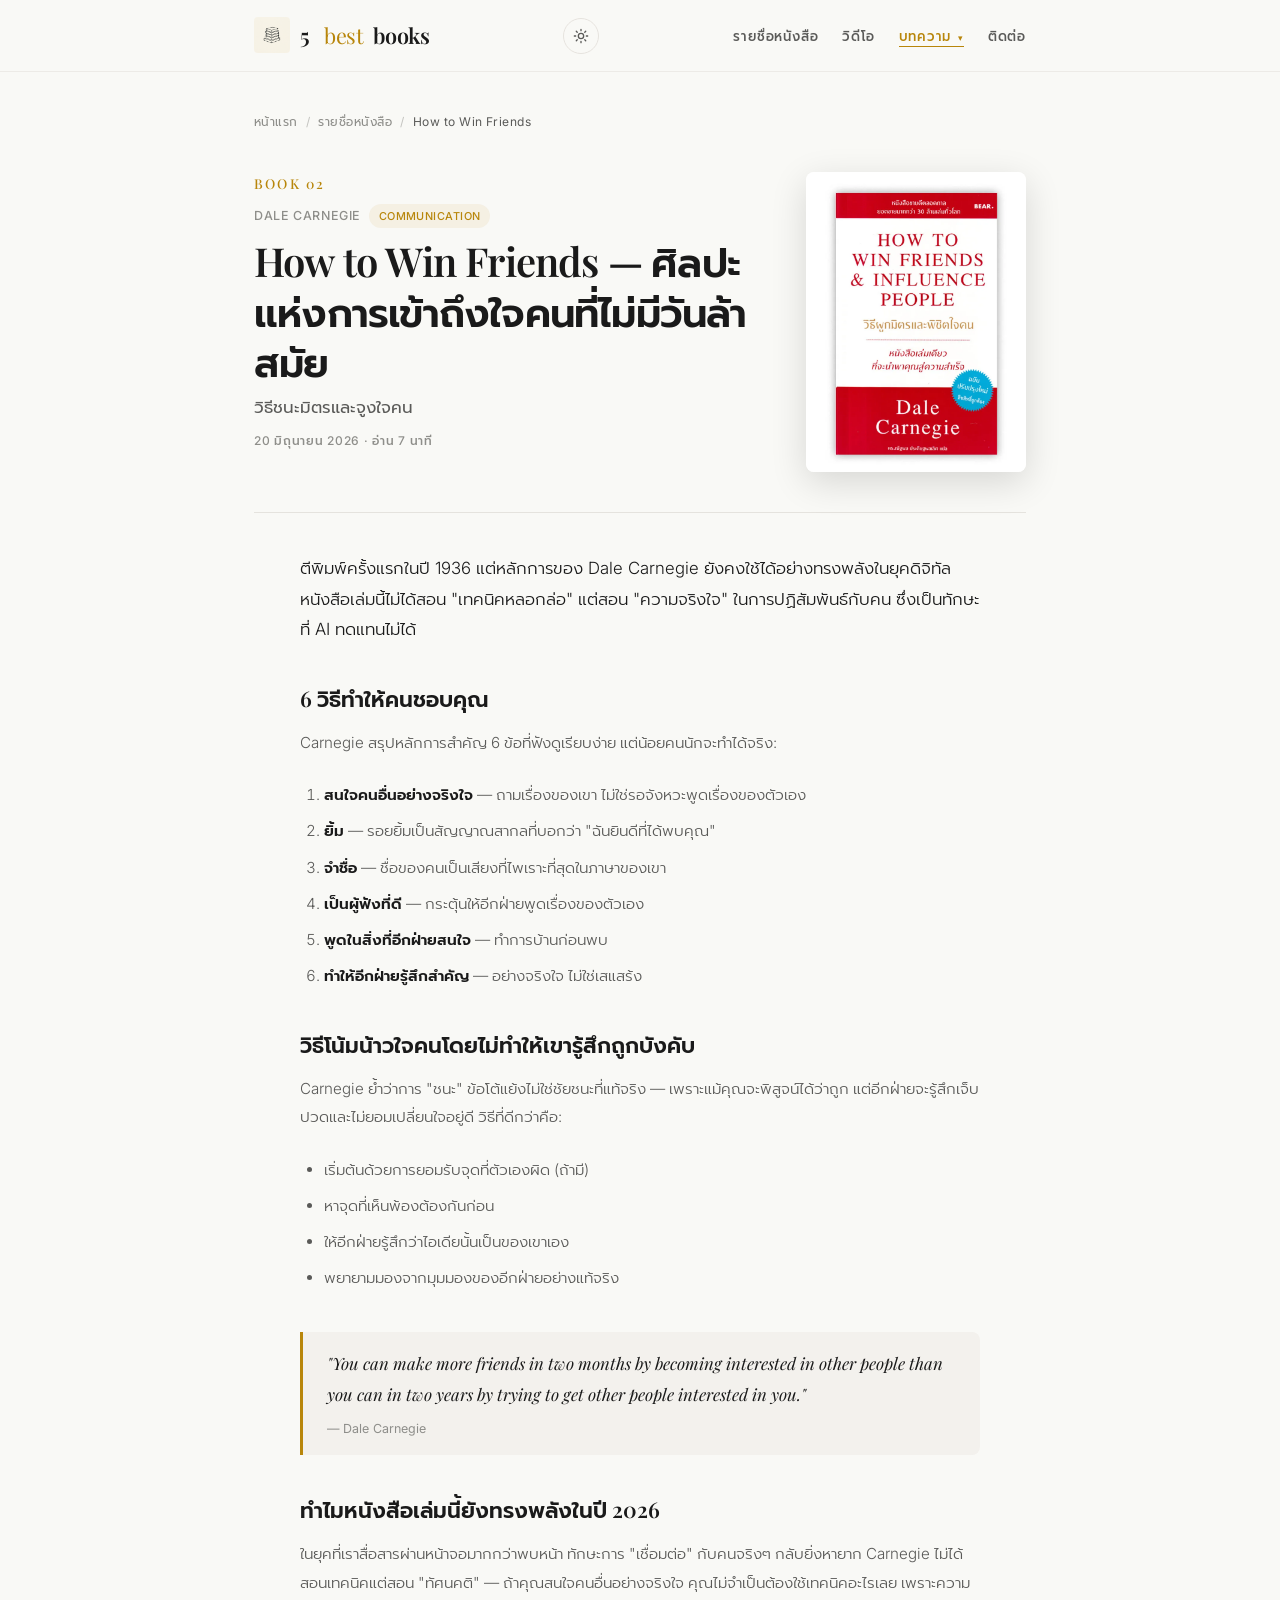
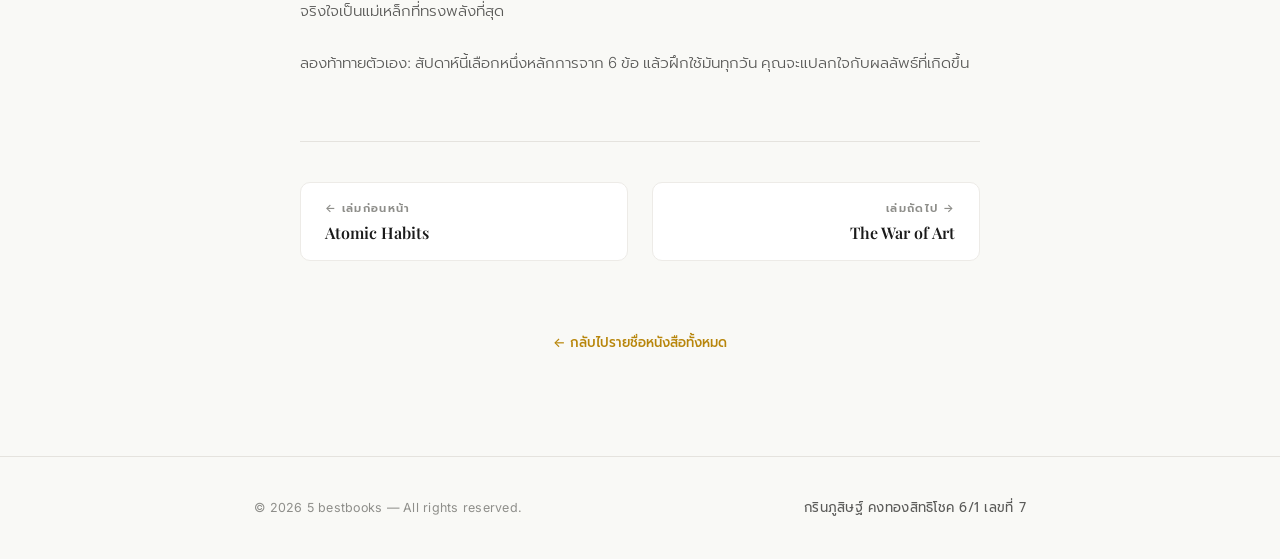
<file: books/win-friends.html>
<!DOCTYPE html>
<html lang="th">
<head>
  <meta charset="UTF-8" />
  <meta name="viewport" content="width=device-width, initial-scale=1.0" />

  <!-- SEO -->
  <title>How to Win Friends — ศิลปะแห่งการเข้าถึงใจคน | 5 bestbooks</title>
  <meta name="description" content="สรุปใจความสำคัญจาก How to Win Friends and Influence People ของ Dale Carnegie — 6 วิธีทำให้คนชอบคุณ และการโน้มน้าวใจโดยไม่บังคับ" />
  <meta name="keywords" content="How to Win Friends, Dale Carnegie, วิธีชนะมิตรและจูงใจคน, การสื่อสาร, book summary" />
  <meta property="og:title" content="How to Win Friends — ศิลปะแห่งการเข้าถึงใจคนที่ไม่มีวันล้าสมัย" />
  <meta property="og:description" content="6 วิธีทำให้คนชอบคุณ และการโน้มน้าวใจโดยไม่ทำให้เขารู้สึกถูกบังคับ" />
  <meta property="og:type" content="article" />
  <meta property="og:image" content="../images/book-win-friends.webp" />
  <meta name="twitter:card" content="summary_large_image" />
  <meta name="twitter:title" content="How to Win Friends — ศิลปะแห่งการเข้าถึงใจคนที่ไม่มีวันล้าสมัย" />
  <meta name="twitter:description" content="6 วิธีทำให้คนชอบคุณ และการโน้มน้าวใจโดยไม่ทำให้เขารู้สึกถูกบังคับ" />
  <meta name="twitter:image" content="../images/book-win-friends.webp" />
  <meta name="theme-color" content="#B8860B" />

  <link rel="icon" type="image/png" href="../images/logo.png" />

  <!-- Structured data -->
  <script type="application/ld+json">
  {
    "@context": "https://schema.org",
    "@type": "Review",
    "headline": "How to Win Friends — ศิลปะแห่งการเข้าถึงใจคนที่ไม่มีวันล้าสมัย",
    "datePublished": "2026-06-20",
    "inLanguage": "th",
    "publisher": { "@type": "Organization", "name": "5 bestbooks" },
    "itemReviewed": { "@type": "Book", "name": "How to Win Friends and Influence People", "author": { "@type": "Person", "name": "Dale Carnegie" }, "genre": "Communication" }
  }
  </script>

  <link rel="preconnect" href="https://fonts.googleapis.com" />
  <link rel="preconnect" href="https://fonts.gstatic.com" crossorigin />
  <link rel="stylesheet" href="../style.css" />

  <!-- Apply saved/system theme before first paint (avoids flash) -->
  <script>
    (function () {
      var t = localStorage.getItem('theme');
      if (!t) t = window.matchMedia('(prefers-color-scheme: dark)').matches ? 'dark' : 'light';
      document.documentElement.setAttribute('data-theme', t);
    })();
  </script>
</head>
<body data-book="win-friends">

  <!-- Reading progress -->
  <div class="reading-progress" id="reading-progress"></div>

  <!-- ================================================================
       HEADER
       ================================================================ -->
  <header class="site-header" id="site-header">
    <div class="container header-inner">

      <a href="../index.html" class="logo" id="logo">
        <img src="../images/logo.png" alt="5 bestbooks logo" class="logo-icon" />
        5&nbsp;<span>best</span>books
      </a>

      <button class="theme-toggle" id="theme-toggle" aria-label="สลับธีมมืด/สว่าง">
        <svg class="icon-sun" viewBox="0 0 24 24" fill="none" stroke="currentColor" stroke-width="2" stroke-linecap="round" stroke-linejoin="round"><circle cx="12" cy="12" r="4"/><path d="M12 2v2M12 20v2M4.93 4.93l1.41 1.41M17.66 17.66l1.41 1.41M2 12h2M20 12h2M6.34 17.66l-1.41 1.41M19.07 4.93l-1.41 1.41"/></svg>
        <svg class="icon-moon" viewBox="0 0 24 24" fill="none" stroke="currentColor" stroke-width="2" stroke-linecap="round" stroke-linejoin="round"><path d="M21 12.79A9 9 0 1 1 11.21 3 7 7 0 0 0 21 12.79z"/></svg>
      </button>

      <button class="menu-toggle" id="menu-toggle" aria-label="เปิดเมนู">
        <span></span><span></span><span></span>
      </button>

      <ul class="nav-links" id="nav-links">
        <li><a href="../index.html#books">รายชื่อหนังสือ</a></li>
        <li><a href="../video.html">วิดีโอ</a></li>
        <li class="nav-dropdown">
          <a href="../index.html#books" class="dropdown-toggle active">บทความ <span class="dropdown-arrow">▾</span></a>
          <ul class="dropdown-menu">
            <li><a href="atomic-habits.html">Atomic Habits</a></li>
            <li><a href="win-friends.html" class="active">How to Win Friends</a></li>
            <li><a href="war-of-art.html">The War of Art</a></li>
            <li><a href="psychology-of-money.html">The Psychology of Money</a></li>
            <li><a href="courage-to-be-disliked.html">The Courage to Be Disliked</a></li>
          </ul>
        </li>
        <li><a href="../index.html#contact">ติดต่อ</a></li>
      </ul>

    </div>
  </header>


  <!-- ================================================================
       ARTICLE
       ================================================================ -->
  <main class="article-page">
    <div class="container">

      <nav class="breadcrumb" aria-label="breadcrumb">
        <a href="../index.html">หน้าแรก</a>
        <span class="sep">/</span>
        <a href="../index.html#books">รายชื่อหนังสือ</a>
        <span class="sep">/</span>
        <span class="current">How to Win Friends</span>
      </nav>

      <article>

        <header class="article-hero">
          <div class="article-hero-text">
            <p class="article-hero-number">Book 02</p>
            <div class="book-meta">
              <span class="book-author">Dale Carnegie</span>
              <span class="book-tag">Communication</span>
            </div>
            <h1>How to Win Friends — ศิลปะแห่งการเข้าถึงใจคนที่ไม่มีวันล้าสมัย</h1>
            <p class="article-subtitle">วิธีชนะมิตรและจูงใจคน</p>
            <p class="article-date">20 มิถุนายน 2026 · อ่าน 7 นาที</p>
          </div>
          <div class="article-hero-cover">
            <img src="../images/book-win-friends.webp" alt="ปกหนังสือ How to Win Friends and Influence People" />
          </div>
        </header>

        <div class="article-body">

          <p>
            ตีพิมพ์ครั้งแรกในปี 1936 แต่หลักการของ Dale Carnegie ยังคงใช้ได้อย่างทรงพลังในยุคดิจิทัล
            หนังสือเล่มนี้ไม่ได้สอน "เทคนิคหลอกล่อ" แต่สอน "ความจริงใจ" ในการปฏิสัมพันธ์กับคน
            ซึ่งเป็นทักษะที่ AI ทดแทนไม่ได้
          </p>

          <h3>6 วิธีทำให้คนชอบคุณ</h3>

          <p>
            Carnegie สรุปหลักการสำคัญ 6 ข้อที่ฟังดูเรียบง่าย แต่น้อยคนนักจะทำได้จริง:
          </p>

          <ol>
            <li><strong>สนใจคนอื่นอย่างจริงใจ</strong> — ถามเรื่องของเขา ไม่ใช่รอจังหวะพูดเรื่องของตัวเอง</li>
            <li><strong>ยิ้ม</strong> — รอยยิ้มเป็นสัญญาณสากลที่บอกว่า "ฉันยินดีที่ได้พบคุณ"</li>
            <li><strong>จำชื่อ</strong> — ชื่อของคนเป็นเสียงที่ไพเราะที่สุดในภาษาของเขา</li>
            <li><strong>เป็นผู้ฟังที่ดี</strong> — กระตุ้นให้อีกฝ่ายพูดเรื่องของตัวเอง</li>
            <li><strong>พูดในสิ่งที่อีกฝ่ายสนใจ</strong> — ทำการบ้านก่อนพบ</li>
            <li><strong>ทำให้อีกฝ่ายรู้สึกสำคัญ</strong> — อย่างจริงใจ ไม่ใช่เสแสร้ง</li>
          </ol>

          <h3>วิธีโน้มน้าวใจคนโดยไม่ทำให้เขารู้สึกถูกบังคับ</h3>

          <p>
            Carnegie ย้ำว่าการ "ชนะ" ข้อโต้แย้งไม่ใช่ชัยชนะที่แท้จริง — เพราะแม้คุณจะพิสูจน์ได้ว่าถูก
            แต่อีกฝ่ายจะรู้สึกเจ็บปวดและไม่ยอมเปลี่ยนใจอยู่ดี วิธีที่ดีกว่าคือ:
          </p>

          <ul>
            <li>เริ่มต้นด้วยการยอมรับจุดที่ตัวเองผิด (ถ้ามี)</li>
            <li>หาจุดที่เห็นพ้องต้องกันก่อน</li>
            <li>ให้อีกฝ่ายรู้สึกว่าไอเดียนั้นเป็นของเขาเอง</li>
            <li>พยายามมองจากมุมมองของอีกฝ่ายอย่างแท้จริง</li>
          </ul>

          <blockquote>
            <p>"You can make more friends in two months by becoming interested in other people than you can in two years by trying to get other people interested in you."</p>
            <cite>— Dale Carnegie</cite>
          </blockquote>

          <h3>ทำไมหนังสือเล่มนี้ยังทรงพลังในปี 2026</h3>

          <p>
            ในยุคที่เราสื่อสารผ่านหน้าจอมากกว่าพบหน้า ทักษะการ "เชื่อมต่อ" กับคนจริงๆ กลับยิ่งหายาก
            Carnegie ไม่ได้สอนเทคนิคแต่สอน "ทัศนคติ" — ถ้าคุณสนใจคนอื่นอย่างจริงใจ
            คุณไม่จำเป็นต้องใช้เทคนิคอะไรเลย เพราะความจริงใจเป็นแม่เหล็กที่ทรงพลังที่สุด
          </p>

          <p>
            ลองท้าทายตัวเอง: สัปดาห์นี้เลือกหนึ่งหลักการจาก 6 ข้อ แล้วฝึกใช้มันทุกวัน
            คุณจะแปลกใจกับผลลัพธ์ที่เกิดขึ้น
          </p>

        </div>

        <!-- Prev / Next -->
        <nav class="article-pager" aria-label="บทความก่อนหน้า / ถัดไป">
          <a href="atomic-habits.html" class="pager-link prev">
            <span class="pager-label">← เล่มก่อนหน้า</span>
            <span class="pager-title">Atomic Habits</span>
          </a>
          <a href="war-of-art.html" class="pager-link next">
            <span class="pager-label">เล่มถัดไป →</span>
            <span class="pager-title">The War of Art</span>
          </a>
        </nav>

        <p class="article-cta">
          <a href="../index.html#books" class="article-back">← กลับไปรายชื่อหนังสือทั้งหมด</a>
        </p>

      </article>

    </div>
  </main>


  <!-- ================================================================
       FOOTER
       ================================================================ -->
  <footer class="site-footer" id="contact">
    <div class="container footer-inner">
      <p class="footer-copy">&copy; <span id="current-year"></span> 5 bestbooks — All rights reserved.</p>
      <p class="footer-author">กรินภูสิษฐ์ คงทองสิทธิโชค 6/1 เลขที่ 7</p>
    </div>
  </footer>

  <button class="back-to-top" id="back-to-top" aria-label="กลับขึ้นด้านบน">↑</button>

  <script src="../script.js"></script>

</body>
</html>
</file>
<file: style.css>
/* ============================================
   5 bestbooks — Minimalist / Editorial Blog
   Inspired by bymonolog.com  (v2 — Media + Articles)
   ============================================ */

/* ---------- Google Fonts ---------- */
@import url('https://fonts.googleapis.com/css2?family=Inter:wght@300;400;500;600;700&family=Prompt:wght@300;400;500;600;700&family=Playfair+Display:ital,wght@0,400;0,500;0,600;0,700;1,400;1,500&display=swap');

/* ---------- CSS Custom Properties ---------- */
:root {
  --bg-primary:   #F9F9F6;
  --bg-secondary: #F3F1ED;
  --bg-card:      #FFFFFF;
  --text-primary: #1A1A1A;
  --text-secondary: #5A5A58;
  --text-muted:   #8E8E8A;
  --accent:       #B8860B;
  --accent-hover: #9A7209;
  --border:       #E5E3DE;
  --border-light: #EDEBE7;

  --font-serif:  'Playfair Display', 'Prompt', Georgia, serif;
  --font-sans:   'Inter', 'Prompt', -apple-system, BlinkMacSystemFont, sans-serif;

  --space-xs:  0.5rem;
  --space-sm:  1rem;
  --space-md:  1.5rem;
  --space-lg:  2.5rem;
  --space-xl:  4rem;
  --space-2xl: 6rem;

  --max-width: 820px;
  --max-width-wide: 1080px;
  --header-height: 72px;

  --ease-smooth: cubic-bezier(.25,.46,.45,.94);
  --header-bg: rgba(249,249,246,.92);
}

/* ---------- Dark theme ---------- */
html[data-theme="dark"] {
  --bg-primary:   #15140F;
  --bg-secondary: #1C1B15;
  --bg-card:      #201F19;
  --text-primary: #F2F0EA;
  --text-secondary: #B8B6AE;
  --text-muted:   #7C7A72;
  --accent:       #D9A62E;
  --accent-hover: #E8B94A;
  --border:       #33322A;
  --border-light: #2A2920;
  --header-bg:    rgba(21,20,15,.85);
}

html, body { transition: background-color .3s var(--ease-smooth), color .3s var(--ease-smooth); }

/* ---------- Reset & Base ---------- */
*, *::before, *::after { margin: 0; padding: 0; box-sizing: border-box; }

html {
  font-size: 16px;
  scroll-behavior: smooth;
  -webkit-font-smoothing: antialiased;
  -moz-osx-font-smoothing: grayscale;
}

body {
  font-family: var(--font-sans);
  background-color: var(--bg-primary);
  color: var(--text-primary);
  line-height: 1.7;
  overflow-x: hidden;
}

a { color: inherit; text-decoration: none; }
img { max-width: 100%; display: block; }

::selection { background: var(--accent); color: #fff; }

/* Offset anchor targets so the sticky header doesn't cover them */
section[id], footer[id] { scroll-margin-top: calc(var(--header-height) + 16px); }

/* ---------- Utility ---------- */
.container       { width: 100%; max-width: var(--max-width); margin: 0 auto; padding: 0 var(--space-md); }
.container--wide { width: 100%; max-width: var(--max-width-wide); margin: 0 auto; padding: 0 var(--space-md); }

/* ============================================================
   HEADER
   ============================================================ */
.site-header {
  position: sticky;
  top: 0; z-index: 100;
  background: var(--header-bg);
  backdrop-filter: blur(14px);
  -webkit-backdrop-filter: blur(14px);
  border-bottom: 1px solid var(--border-light);
  height: var(--header-height);
  transition: box-shadow .3s var(--ease-smooth);
}
.site-header.scrolled { box-shadow: 0 1px 12px rgba(0,0,0,.06); }

.header-inner {
  display: flex; align-items: center; justify-content: space-between; height: 100%;
}

/* Logo — image + text lockup */
.logo {
  display: flex; align-items: center; gap: 10px;
  font-family: var(--font-serif);
  font-size: 1.35rem; font-weight: 600;
  letter-spacing: -.02em;
  color: var(--text-primary);
  transition: opacity .25s var(--ease-smooth);
}
.logo:hover { opacity: .7; }

.logo-icon {
  width: 36px; height: 36px;
  object-fit: contain;
  border-radius: 4px;
}

.logo span { font-weight: 400; color: var(--accent); }

/* Nav */
.nav-links { display: flex; align-items: center; gap: var(--space-md); list-style: none; }
.nav-links a {
  font-size: .82rem; font-weight: 500; letter-spacing: .06em;
  text-transform: uppercase; color: var(--text-secondary);
  position: relative; padding-bottom: 2px;
  transition: color .25s var(--ease-smooth);
}
.nav-links a::after {
  content: ''; position: absolute; bottom: -1px; left: 0;
  width: 0; height: 1px; background: var(--text-primary);
  transition: width .3s var(--ease-smooth);
}
.nav-links a:hover { color: var(--text-primary); }
.nav-links a:hover::after { width: 100%; }
.nav-links a.active { color: var(--accent); }
.nav-links a.active::after { width: 100%; background: var(--accent); }

/* Nav Dropdown */
.nav-dropdown {
  position: relative;
}
.dropdown-toggle {
  cursor: pointer;
}
.dropdown-arrow {
  font-size: .65em;
  margin-left: 2px;
  display: inline-block;
  transition: transform .3s var(--ease-smooth);
}
.nav-dropdown.open .dropdown-arrow {
  transform: rotate(180deg);
}
.dropdown-menu {
  position: absolute;
  top: calc(100% + 12px);
  left: 50%;
  transform: translateX(-50%);
  min-width: 220px;
  background: var(--bg-card);
  border: 1px solid var(--border-light);
  border-radius: 8px;
  box-shadow: 0 8px 32px rgba(0,0,0,.1);
  list-style: none;
  padding: var(--space-xs) 0;
  opacity: 0;
  pointer-events: none;
  transform: translateX(-50%) translateY(8px);
  transition: opacity .25s var(--ease-smooth), transform .25s var(--ease-smooth);
  z-index: 200;
}
.nav-dropdown.open .dropdown-menu {
  opacity: 1;
  pointer-events: auto;
  transform: translateX(-50%) translateY(0);
}
.dropdown-menu li a {
  display: block;
  padding: .55rem 1.2rem;
  font-size: .82rem;
  font-weight: 400;
  letter-spacing: .02em;
  text-transform: none;
  color: var(--text-secondary);
  transition: background .2s, color .2s;
  white-space: nowrap;
}
.dropdown-menu li a::after {
  display: none;
}
.dropdown-menu li a:hover {
  background: var(--bg-secondary);
  color: var(--accent);
}
.dropdown-menu li a.active {
  color: var(--accent);
  font-weight: 600;
  background: var(--bg-secondary);
}

/* Mobile toggle */
.menu-toggle {
  display: none; background: none; border: none; cursor: pointer;
  width: 28px; height: 20px; position: relative;
  flex-direction: column; justify-content: space-between;
}
.menu-toggle span {
  display: block; width: 100%; height: 1.5px; background: var(--text-primary);
  border-radius: 2px; transition: all .3s var(--ease-smooth); transform-origin: center;
}
.menu-toggle.active span:nth-child(1) { transform: translateY(9px) rotate(45deg); }
.menu-toggle.active span:nth-child(2) { opacity: 0; }
.menu-toggle.active span:nth-child(3) { transform: translateY(-9px) rotate(-45deg); }

/* Theme toggle */
.theme-toggle {
  display: flex; align-items: center; justify-content: center;
  width: 36px; height: 36px; border-radius: 50%;
  background: none; border: 1px solid var(--border);
  color: var(--text-secondary); cursor: pointer; flex-shrink: 0;
  transition: all .25s var(--ease-smooth);
}
.theme-toggle:hover { color: var(--accent); border-color: var(--accent); }
.theme-toggle svg { width: 16px; height: 16px; }
.theme-toggle .icon-moon { display: none; }
html[data-theme="dark"] .theme-toggle .icon-sun { display: none; }
html[data-theme="dark"] .theme-toggle .icon-moon { display: block; }

/* Reading progress bar */
.reading-progress {
  position: fixed; top: 0; left: 0;
  height: 3px; width: 0%;
  background: var(--accent);
  z-index: 999;
  transition: width .12s linear;
}

/* ============================================================
   HERO  — text + cover image
   ============================================================ */
.hero { padding: var(--space-2xl) 0 var(--space-xl); text-align: center; }

.hero-badge {
  display: inline-block;
  font-size: .72rem; font-weight: 600; letter-spacing: .14em;
  text-transform: uppercase; color: var(--accent);
  border: 1px solid var(--accent); padding: .35rem 1rem; border-radius: 50px;
  margin-bottom: var(--space-md);
  opacity: 0; transform: translateY(14px);
  animation: fadeUp .7s var(--ease-smooth) .15s forwards;
}

.hero h1 {
  font-family: var(--font-serif);
  font-size: clamp(2rem,5vw,3.2rem); font-weight: 600;
  line-height: 1.25; letter-spacing: -.02em;
  color: var(--text-primary); max-width: 680px;
  margin: 0 auto var(--space-md);
  opacity: 0; transform: translateY(18px);
  animation: fadeUp .7s var(--ease-smooth) .3s forwards;
}

.hero-subtitle {
  font-size: 1.05rem; font-weight: 300; line-height: 1.75;
  color: var(--text-secondary); max-width: 540px; margin: 0 auto;
  opacity: 0; transform: translateY(18px);
  animation: fadeUp .7s var(--ease-smooth) .45s forwards;
}

.hero-divider {
  width: 48px; height: 1px; background: var(--border);
  margin: var(--space-lg) auto 0;
  opacity: 0; animation: fadeUp .7s var(--ease-smooth) .6s forwards;
}

/* Hero Cover Image */
.hero-cover {
  margin: var(--space-xl) auto 0;
  max-width: var(--max-width-wide);
  padding: 0 var(--space-md);
  opacity: 0; transform: translateY(24px);
  animation: fadeUp .8s var(--ease-smooth) .7s forwards;
}

.hero-cover-img {
  width: 100%;
  height: 420px;
  object-fit: cover;
  border-radius: 12px;
  box-shadow: 0 12px 48px rgba(0,0,0,.08);
}

/* ============================================================
   BOOK LIST — cards with thumbnails
   ============================================================ */
.book-section { padding: var(--space-lg) 0 var(--space-2xl); }

.section-label {
  font-size: .72rem; font-weight: 600; letter-spacing: .14em;
  text-transform: uppercase; color: var(--text-muted);
  margin-bottom: var(--space-lg);
  display: flex; align-items: center; gap: var(--space-sm);
}
.section-label::after { content: ''; flex: 1; height: 1px; background: var(--border); }

/* Book filter bar */
.book-filter-bar {
  display: flex; flex-wrap: wrap; align-items: center;
  gap: var(--space-sm); margin-bottom: var(--space-lg);
}
.filter-search {
  display: flex; align-items: center; gap: 8px;
  flex: 1 1 220px; min-width: 200px;
  padding: .55rem .9rem;
  border: 1px solid var(--border); border-radius: 50px;
  background: var(--bg-card);
  transition: border-color .25s var(--ease-smooth);
}
.filter-search:focus-within { border-color: var(--accent); }
.filter-search svg { width: 15px; height: 15px; color: var(--text-muted); flex-shrink: 0; }
.filter-search input {
  border: none; outline: none; background: none;
  font-family: var(--font-sans); font-size: .85rem; color: var(--text-primary);
  width: 100%;
}
.filter-search input::placeholder { color: var(--text-muted); }

.filter-tags { display: flex; flex-wrap: wrap; gap: 6px; }
.filter-tag {
  font-family: var(--font-sans);
  font-size: .75rem; font-weight: 500; letter-spacing: .02em;
  padding: .4rem .9rem; border-radius: 50px;
  background: none; border: 1px solid var(--border);
  color: var(--text-secondary); cursor: pointer;
  transition: all .25s var(--ease-smooth);
}
.filter-tag:hover { border-color: var(--accent); color: var(--accent); }
.filter-tag.active { background: var(--text-primary); border-color: var(--text-primary); color: var(--bg-primary); }

.filter-empty {
  font-size: .9rem; color: var(--text-muted); padding: var(--space-lg) 0;
  text-align: center; font-style: italic;
}

/* Card — now has optional thumbnail */
.book-card {
  display: grid;
  grid-template-columns: 56px 140px 1fr;
  gap: var(--space-md);
  padding: var(--space-lg) 0;
  border-bottom: 1px solid var(--border-light);
  opacity: 0; transform: translateY(24px);
  transition: opacity .55s var(--ease-smooth), transform .55s var(--ease-smooth);
}
.book-card.visible { opacity: 1; transform: translateY(0); }
.book-card:last-child { border-bottom: none; }

.book-number {
  font-family: var(--font-serif);
  font-size: 2.4rem; font-weight: 400; color: var(--border);
  line-height: 1; padding-top: 4px;
  transition: color .3s var(--ease-smooth);
}
.book-card:hover .book-number { color: var(--accent); }

/* Book thumbnail */
.book-thumb {
  width: 140px; height: 190px;
  border-radius: 6px;
  overflow: hidden;
  box-shadow: 0 4px 16px rgba(0,0,0,.08);
  flex-shrink: 0;
  transition: transform .4s var(--ease-smooth), box-shadow .4s var(--ease-smooth);
}
.book-card:hover .book-thumb {
  transform: translateY(-4px);
  box-shadow: 0 8px 28px rgba(0,0,0,.12);
}
.book-thumb img {
  width: 100%; height: 100%; object-fit: cover;
}

.book-content { display: flex; flex-direction: column; gap: var(--space-xs); }

.book-meta { display: flex; align-items: center; gap: var(--space-xs); flex-wrap: wrap; }

.book-author {
  font-size: .78rem; font-weight: 500; letter-spacing: .05em;
  text-transform: uppercase; color: var(--text-muted);
}
.book-tag {
  font-size: .68rem; font-weight: 500; letter-spacing: .04em;
  text-transform: uppercase; color: var(--accent);
  background: rgba(184,134,11,.08); padding: .2rem .6rem; border-radius: 50px;
}

.book-title {
  font-family: var(--font-serif);
  font-size: 1.55rem; font-weight: 600; line-height: 1.3; letter-spacing: -.01em;
  color: var(--text-primary); transition: color .25s var(--ease-smooth);
}

.book-title-thai {
  font-family: 'Prompt', sans-serif;
  font-size: .92rem; font-weight: 400; color: var(--text-secondary); margin-top: -2px;
}

.book-summary {
  font-size: .93rem; font-weight: 300; line-height: 1.7;
  color: var(--text-secondary); max-width: 600px;
}

.book-link {
  display: inline-flex; align-items: center; gap: 6px;
  font-size: .82rem; font-weight: 500; color: var(--text-primary);
  margin-top: var(--space-xs); padding: .4rem 0;
  position: relative; width: fit-content;
  transition: color .25s var(--ease-smooth);
}
.book-link::after {
  content: ''; position: absolute; bottom: 4px; left: 0;
  width: 100%; height: 1px; background: var(--text-primary);
  transform: scaleX(0); transform-origin: left;
  transition: transform .3s var(--ease-smooth);
}
.book-link:hover { color: var(--accent); }
.book-link:hover::after { transform: scaleX(1); background: var(--accent); }
.book-link .arrow { display: inline-block; transition: transform .3s var(--ease-smooth); }
.book-link:hover .arrow { transform: translateX(4px); }

/* ============================================================
   AD POSTERS
   ============================================================ */
.poster-section {
  padding: var(--space-xl) 0 var(--space-2xl);
  border-top: 1px solid var(--border);
}
.poster-grid {
  display: grid;
  grid-template-columns: 1fr 1fr;
  gap: var(--space-lg);
}
.poster-card {
  border-radius: 10px;
  overflow: hidden;
  box-shadow: 0 6px 24px rgba(0,0,0,.08);
  transition: transform .4s var(--ease-smooth), box-shadow .4s var(--ease-smooth);
}
.poster-card:hover {
  transform: translateY(-6px);
  box-shadow: 0 12px 40px rgba(0,0,0,.14);
}
.poster-card img {
  width: 100%; height: auto; display: block;
}
.poster-card figcaption {
  font-size: .75rem; color: var(--text-muted);
  text-align: center; padding: var(--space-sm);
  font-style: italic; background: var(--bg-card);
}
@media (max-width: 580px) {
  .poster-grid { grid-template-columns: 1fr; }
}

/* ============================================================
   VIDEO SECTION
   ============================================================ */
.video-section {
  padding: var(--space-xl) 0 var(--space-2xl);
  border-top: 1px solid var(--border);
}

.video-section .section-label { margin-bottom: var(--space-md); }

.video-intro {
  max-width: 560px;
  margin-bottom: var(--space-lg);
}
.video-intro h2 {
  font-family: var(--font-serif);
  font-size: 1.8rem; font-weight: 600; line-height: 1.3;
  margin-bottom: var(--space-xs);
}
.video-intro p {
  font-size: .95rem; font-weight: 300; color: var(--text-secondary); line-height: 1.7;
}

.video-wrapper {
  position: relative;
  width: 100%;
  padding-bottom: 56.25%; /* 16:9 */
  border-radius: 12px;
  overflow: hidden;
  background: var(--bg-secondary);
  box-shadow: 0 8px 32px rgba(0,0,0,.08);
}
.video-wrapper iframe,
.video-wrapper video {
  position: absolute;
  top: 0; left: 0;
  width: 100%; height: 100%;
  border: none;
}

/* Thumbnail fallback */
.video-thumbnail-link {
  display: block;
  text-decoration: none;
}
.video-thumbnail-img {
  position: absolute;
  top: 0; left: 0;
  width: 100%; height: 100%;
  object-fit: cover;
}
.video-play-btn {
  position: absolute;
  top: 50%; left: 50%;
  transform: translate(-50%, -50%);
  z-index: 2;
  transition: transform .3s var(--ease-smooth), opacity .3s var(--ease-smooth);
  opacity: .85;
}
.video-thumbnail-link:hover .video-play-btn {
  transform: translate(-50%, -50%) scale(1.12);
  opacity: 1;
}
.video-thumbnail-link:hover .video-play-btn path:first-child {
  fill: #c00;
}

.video-caption {
  font-size: .78rem; color: var(--text-muted); margin-top: var(--space-sm);
  text-align: center; font-style: italic;
}

/* Video Chapters */
.video-chapters {
  list-style: none;
  display: flex;
  flex-wrap: wrap;
  gap: var(--space-xs);
  margin-top: var(--space-md);
  justify-content: center;
}
.video-chapters li a,
.video-chapters li .chapter-btn {
  display: inline-flex;
  align-items: center;
  gap: 8px;
  padding: .5rem 1rem;
  background: var(--bg-card);
  border: 1px solid var(--border-light);
  border-radius: 50px;
  font-family: var(--font-sans);
  font-size: .82rem;
  font-weight: 500;
  color: var(--text-secondary);
  cursor: pointer;
  transition: all .25s var(--ease-smooth);
}
.video-chapters li a:hover,
.video-chapters li .chapter-btn:hover {
  border-color: var(--accent);
  color: var(--accent);
  background: rgba(184,134,11,.05);
}
.chapter-time {
  font-family: var(--font-sans);
  font-size: .72rem;
  font-weight: 600;
  color: var(--accent);
  background: rgba(184,134,11,.1);
  padding: .15rem .5rem;
  border-radius: 50px;
}

/* ============================================================
   FULL ARTICLES
   ============================================================ */
.articles-section {
  padding: var(--space-xl) 0 var(--space-2xl);
  border-top: 1px solid var(--border);
}

/* Single article */
.article-full {
  padding: var(--space-xl) 0;
  border-bottom: 1px solid var(--border-light);
  opacity: 0; transform: translateY(24px);
  transition: opacity .55s var(--ease-smooth), transform .55s var(--ease-smooth);
}
.article-full.visible { opacity: 1; transform: translateY(0); }
.article-full:last-child { border-bottom: none; }

.article-header { margin-bottom: var(--space-lg); }

.article-header .book-meta { margin-bottom: var(--space-xs); }

.article-header h2 {
  font-family: var(--font-serif);
  font-size: clamp(1.6rem, 4vw, 2.2rem);
  font-weight: 600; line-height: 1.25; letter-spacing: -.02em;
  margin-bottom: var(--space-xs);
}

.article-header .article-subtitle {
  font-family: 'Prompt', sans-serif;
  font-size: 1.05rem; font-weight: 400; color: var(--text-secondary);
}

.article-date {
  font-size: .75rem; font-weight: 500; letter-spacing: .06em;
  text-transform: uppercase; color: var(--text-muted);
  margin-top: var(--space-xs);
}

/* Article body typography */
.article-body {
  max-width: 680px;
}

.article-body h3 {
  font-family: var(--font-serif);
  font-size: 1.35rem; font-weight: 600;
  margin: var(--space-lg) 0 var(--space-sm);
  line-height: 1.35;
}

.article-body p {
  font-size: .95rem; font-weight: 300; line-height: 1.85;
  color: var(--text-secondary);
  margin-bottom: var(--space-md);
}

.article-body blockquote {
  border-left: 3px solid var(--accent);
  padding: var(--space-sm) var(--space-md);
  margin: var(--space-lg) 0;
  background: var(--bg-secondary);
  border-radius: 0 8px 8px 0;
}
.article-body blockquote p {
  font-family: var(--font-serif);
  font-size: 1.05rem; font-style: italic;
  color: var(--text-primary); font-weight: 400;
  margin-bottom: 0;
}
.article-body blockquote cite {
  display: block;
  font-family: var(--font-sans);
  font-size: .78rem; font-style: normal;
  color: var(--text-muted); margin-top: var(--space-xs);
}

.article-body ul, .article-body ol {
  margin: var(--space-sm) 0 var(--space-md) var(--space-md);
}
.article-body li {
  font-size: .95rem; font-weight: 300; line-height: 1.85;
  color: var(--text-secondary); margin-bottom: var(--space-xs);
}
.article-body li strong {
  font-weight: 600; color: var(--text-primary);
}

/* Inline article image */
.article-image {
  margin: var(--space-lg) 0;
  border-radius: 10px;
  overflow: hidden;
  box-shadow: 0 6px 24px rgba(0,0,0,.06);
}
.article-image img {
  width: 100%; height: auto;
  display: block;
}
.article-image figcaption {
  font-size: .75rem; color: var(--text-muted);
  text-align: center; padding: var(--space-sm) var(--space-sm) var(--space-xs);
  font-style: italic; background: var(--bg-card);
}

/* Article "back to list" link */
.article-back {
  display: inline-flex; align-items: center; gap: 6px;
  font-size: .82rem; font-weight: 500; color: var(--accent);
  margin-top: var(--space-md); padding: .4rem 0;
  transition: color .25s var(--ease-smooth);
}
.article-back:hover { color: var(--text-primary); }

/* ============================================================
   ARTICLE PAGE  —  books/*.html (one book per page)
   ============================================================ */
.article-page { padding: var(--space-lg) 0 var(--space-2xl); }

/* Breadcrumb */
.breadcrumb {
  display: flex; align-items: center; flex-wrap: wrap; gap: 8px;
  font-size: .75rem; letter-spacing: .04em;
  color: var(--text-muted); margin-bottom: var(--space-lg);
}
.breadcrumb a { color: var(--text-muted); transition: color .25s var(--ease-smooth); }
.breadcrumb a:hover { color: var(--accent); }
.breadcrumb .sep { opacity: .5; }
.breadcrumb .current { color: var(--text-secondary); }

/* Hero: text + cover side by side */
.article-hero {
  display: grid;
  grid-template-columns: 1fr 220px;
  gap: var(--space-lg);
  align-items: start;
  padding-bottom: var(--space-lg);
  margin-bottom: var(--space-lg);
  border-bottom: 1px solid var(--border);
}

.article-hero-number {
  font-family: var(--font-serif);
  font-size: .85rem; font-weight: 500; letter-spacing: .16em;
  text-transform: uppercase; color: var(--accent);
  margin-bottom: var(--space-xs);
}

.article-hero h1 {
  font-family: var(--font-serif);
  font-size: clamp(1.7rem, 4.2vw, 2.5rem);
  font-weight: 600; line-height: 1.25; letter-spacing: -.02em;
  color: var(--text-primary);
  margin: var(--space-xs) 0;
}

.article-hero .article-subtitle {
  font-family: 'Prompt', sans-serif;
  font-size: 1.05rem; font-weight: 400; color: var(--text-secondary);
}

.article-hero-cover {
  border-radius: 8px; overflow: hidden;
  box-shadow: 0 10px 36px rgba(0,0,0,.14);
}
.article-hero-cover img { width: 100%; height: 300px; object-fit: cover; }

/* Body is centred and narrow for comfortable reading */
.article-page .article-body { max-width: 680px; margin: 0 auto; }

.article-page .article-body > p:first-of-type {
  font-size: 1.05rem; font-weight: 300; color: var(--text-primary);
  line-height: 1.8;
}

/* Prev / next pager */
.article-pager {
  display: grid; grid-template-columns: 1fr 1fr; gap: var(--space-md);
  max-width: 680px; margin: var(--space-xl) auto 0;
  padding-top: var(--space-lg);
  border-top: 1px solid var(--border);
}
.pager-link {
  display: flex; flex-direction: column; gap: 4px;
  padding: var(--space-sm) var(--space-md);
  border: 1px solid var(--border-light); border-radius: 10px;
  background: var(--bg-card);
  transition: border-color .25s var(--ease-smooth), transform .25s var(--ease-smooth);
}
.pager-link:hover { border-color: var(--accent); transform: translateY(-2px); }
.pager-link.next { text-align: right; }
.pager-label {
  font-size: .7rem; font-weight: 600; letter-spacing: .12em;
  text-transform: uppercase; color: var(--text-muted);
}
.pager-title {
  font-family: var(--font-serif);
  font-size: 1rem; font-weight: 600; color: var(--text-primary);
  line-height: 1.35;
}
.pager-link.placeholder { visibility: hidden; }

/* On the dedicated video page these sections already sit inside the page
   container, so they drop the standalone-section framing they had when
   they were stacked on the home page. */
.article-page .video-section  { border-top: none; padding: 0 0 var(--space-xl); }
.article-page .poster-section { padding: var(--space-xl) 0 0; }

/* "Back to all books" call to action */
.article-cta {
  max-width: 680px; margin: var(--space-lg) auto 0;
  text-align: center;
}

/* ============================================================
   FOOTER
   ============================================================ */
.site-footer {
  border-top: 1px solid var(--border);
  padding: var(--space-lg) 0;
}
.footer-inner {
  display: flex; align-items: center; justify-content: space-between;
  flex-wrap: wrap; gap: var(--space-sm);
}
.footer-copy { font-size: .78rem; color: var(--text-muted); letter-spacing: .02em; }
.footer-author {
  font-family: 'Prompt', sans-serif;
  font-size: .82rem; color: var(--text-secondary); letter-spacing: .02em;
}

/* ============================================================
   BACK TO TOP
   ============================================================ */
.back-to-top {
  position: fixed; bottom: 2rem; right: 2rem;
  width: 42px; height: 42px; border-radius: 50%;
  background: var(--text-primary); color: var(--bg-primary);
  border: none; cursor: pointer;
  display: flex; align-items: center; justify-content: center;
  font-size: 1.1rem;
  opacity: 0; transform: translateY(12px); pointer-events: none;
  transition: all .35s var(--ease-smooth);
  box-shadow: 0 4px 16px rgba(0,0,0,.12);
  z-index: 90;
}
.back-to-top.visible { opacity: 1; transform: translateY(0); pointer-events: auto; }
.back-to-top:hover {
  background: var(--accent);
  transform: translateY(-2px); box-shadow: 0 6px 20px rgba(0,0,0,.18);
}

/* ============================================================
   ANIMATIONS
   ============================================================ */
@keyframes fadeUp { to { opacity: 1; transform: translateY(0); } }

/* ============================================================
   PAGE TRANSITIONS  —  cross-document View Transitions API
   Browsers with support animate between pages; the rest simply
   navigate as before, so there is no regression either way.
   ============================================================ */
@view-transition { navigation: auto; }

@keyframes vtOut { to   { opacity: 0; transform: translateY(-10px); } }
@keyframes vtIn  { from { opacity: 0; transform: translateY(14px);  } }

::view-transition-old(root) { animation: vtOut .25s var(--ease-smooth) both; }
::view-transition-new(root) { animation: vtIn  .40s var(--ease-smooth) both; }

/* Pace every morphing group (covers, header) with the page fade */
::view-transition-group(*) {
  animation-duration: .42s;
  animation-timing-function: var(--ease-smooth);
}

/* Lift the header out of the page snapshot so it holds still while the
   content underneath swaps.
   Desktop only: a view-transition-name makes the element a containing
   block for fixed descendants, and below 769px .nav-links is a fixed
   full-screen overlay that lives inside the header — naming the header
   there would collapse the mobile menu to zero height. Below that
   breakpoint the header simply animates along with the page. */
@media (min-width: 769px) {
  .site-header { view-transition-name: site-header; }
}

/* Pair each list thumbnail with its article hero cover, so the cover
   travels from the book list into the article instead of cross-fading.
   On the home page only the first selector matches; on a book page
   only the second — the shared name is what links the two documents.
   The name sits on the rounded, shadowed wrapper rather than the image
   element inside it, so the corners and shadow travel along with it. */
#book-01 .book-thumb,
body[data-book="atomic-habits"] .article-hero-cover
  { view-transition-name: vt-atomic-habits; }

#book-02 .book-thumb,
body[data-book="win-friends"] .article-hero-cover
  { view-transition-name: vt-win-friends; }

#book-03 .book-thumb,
body[data-book="war-of-art"] .article-hero-cover
  { view-transition-name: vt-war-of-art; }

#book-04 .book-thumb,
body[data-book="psychology-of-money"] .article-hero-cover
  { view-transition-name: vt-psychology-of-money; }

#book-05 .book-thumb,
body[data-book="courage-to-be-disliked"] .article-hero-cover
  { view-transition-name: vt-courage-to-be-disliked; }

/* Respect reduced-motion: keep a brief cross-fade, drop the movement */
@keyframes vtFlatOut { to   { opacity: 0; } }
@keyframes vtFlatIn  { from { opacity: 0; } }

@media (prefers-reduced-motion: reduce) {
  ::view-transition-old(root) { animation: vtFlatOut .18s linear both; }
  ::view-transition-new(root) { animation: vtFlatIn  .18s linear both; }
  ::view-transition-group(*)  { animation-duration: .18s; }
}

/* ============================================================
   RESPONSIVE
   ============================================================ */
@media (max-width: 768px) {
  :root { --header-height: 60px; --space-2xl: 4rem; --space-xl: 3rem; }

  .menu-toggle { display: flex; }

  .book-filter-bar { flex-direction: column; align-items: stretch; }

  .nav-links {
    position: fixed; top: var(--header-height); left: 0; right: 0;
    /* Explicit height instead of bottom:0. The header is a containing
       block for its fixed children (backdrop-filter does that, as would
       view-transition-name), so bottom:0 resolves against the header box
       and collapses this overlay to zero height. Viewport units stay
       viewport-relative either way. */
    height: calc(100dvh - var(--header-height));
    background: var(--bg-primary);
    flex-direction: column; align-items: center; justify-content: center;
    gap: var(--space-lg); opacity: 0; pointer-events: none;
    transition: opacity .35s var(--ease-smooth);
  }
  .nav-links.open { opacity: 1; pointer-events: auto; }
  .nav-links a { font-size: 1rem; }

  .dropdown-menu {
    position: static;
    transform: none;
    min-width: auto;
    box-shadow: none;
    border: none;
    background: transparent;
    text-align: center;
  }
  .nav-dropdown.open .dropdown-menu {
    transform: none;
  }
  .dropdown-menu li a {
    font-size: .9rem;
    padding: .4rem 1rem;
  }

  .hero h1 { font-size: clamp(1.7rem,7vw,2.6rem); }
  .hero-subtitle { font-size: .95rem; }

  .hero-cover-img { height: 260px; }

  /* Stack book card: number + thumb side-by-side, content below */
  .book-card {
    grid-template-columns: 40px 110px 1fr;
    gap: var(--space-sm);
    padding: var(--space-md) 0;
  }
  .book-number { font-size: 1.8rem; }
  .book-thumb  { width: 110px; height: 150px; }
  .book-title  { font-size: 1.25rem; }
  .book-summary { font-size: .88rem; }

  .footer-inner { flex-direction: column; text-align: center; }

  .video-intro h2 { font-size: 1.4rem; }

  /* Article page: cover above text */
  .article-hero {
    grid-template-columns: 1fr;
    gap: var(--space-md);
  }
  .article-hero-cover { max-width: 200px; order: -1; }
  .article-hero-cover img { height: 270px; }
}

@media (max-width: 580px) {
  .book-card {
    grid-template-columns: 1fr;
    gap: var(--space-sm);
  }
  .book-number { font-size: 1.4rem; }
  .book-thumb  { width: 100%; height: 220px; }

  .hero-cover-img { height: 200px; border-radius: 8px; }

  .back-to-top { bottom: 1.2rem; right: 1.2rem; width: 38px; height: 38px; }

  .article-body h3 { font-size: 1.15rem; }

  .article-pager { grid-template-columns: 1fr; }
  .article-pager .pager-link.next { text-align: left; }
  .article-pager .pager-link.placeholder { display: none; }
}
</file>
